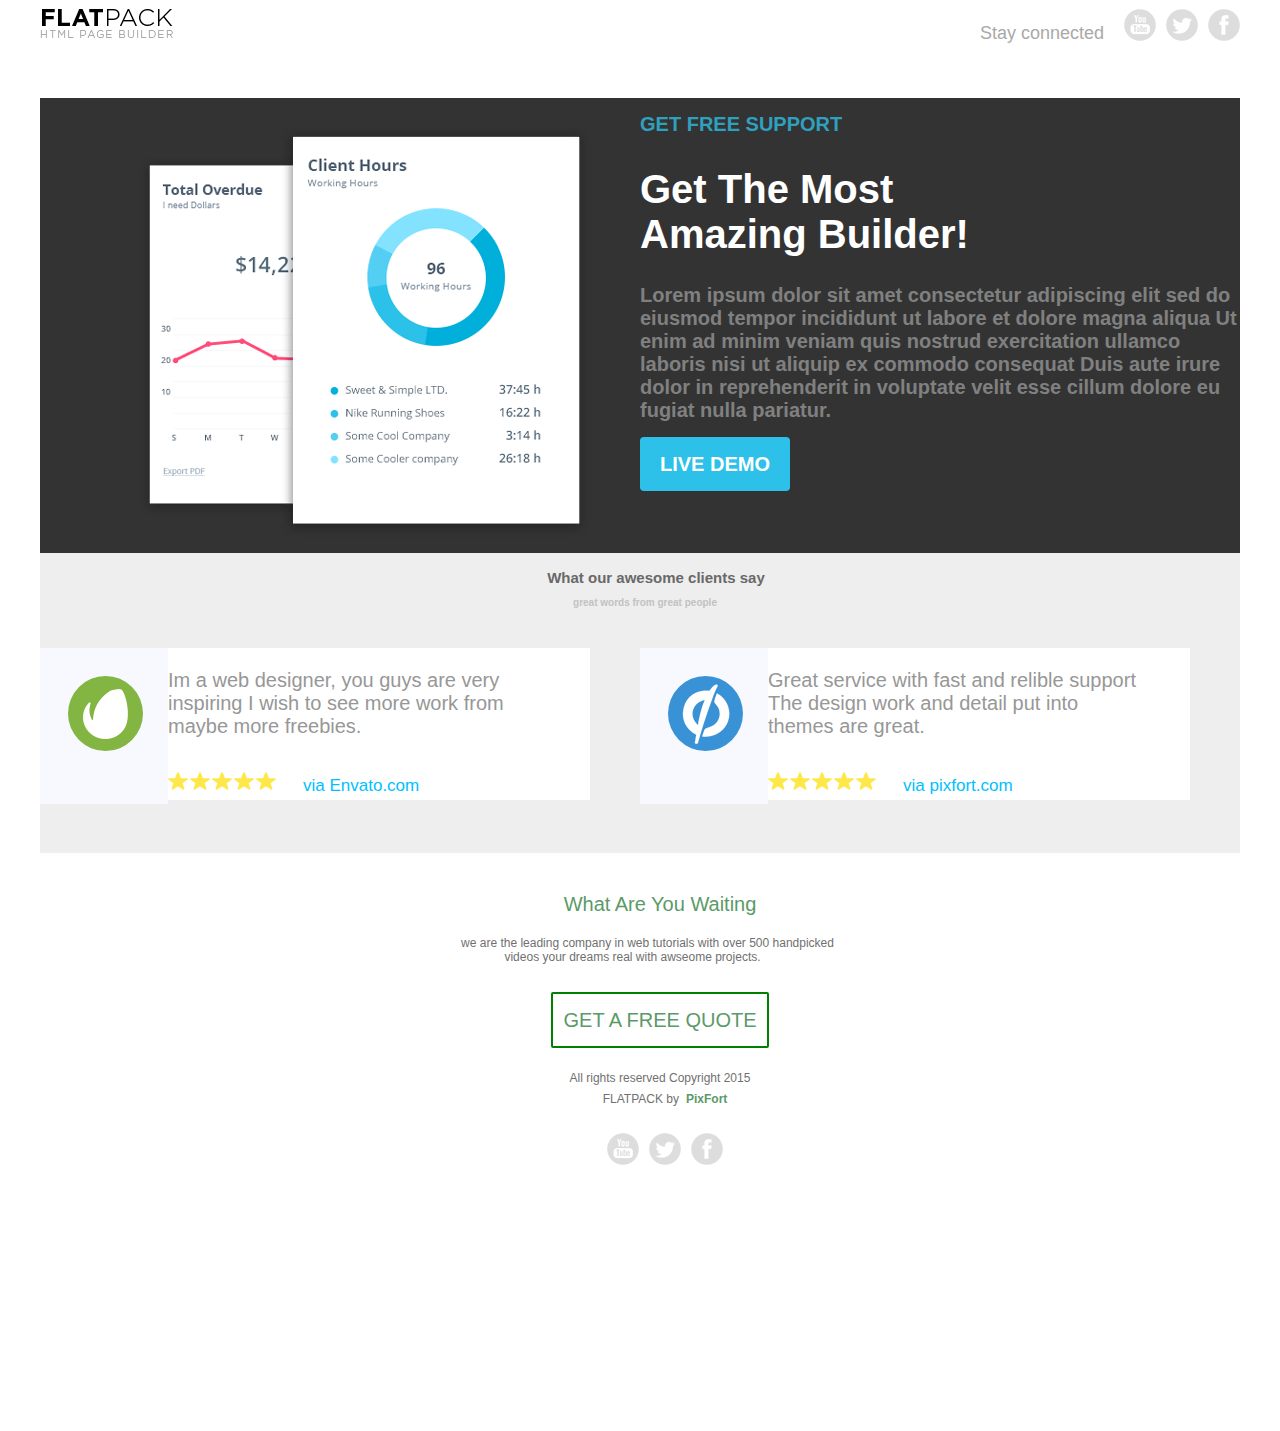
<file: Bai2/cauA/index.html>
<!DOCTYPE html>
<html lang="en">

<head>

    <meta charset="utf-8">
    <title></title>

    <link href="stylesheets/font-awesome.css" rel="stylesheet">

    <link rel="shortcut icon" href="images/favicon.ico">
    <link rel="apple-touch-icon" href="images/apple-touch-icon.png">
    <link rel="apple-touch-icon" sizes="72x72" href="images/apple-touch-icon-72x72.png">
    <link rel="apple-touch-icon" sizes="114x114" href="images/apple-touch-icon-114x114.png">
    <link rel="stylesheet" href="stylesheets/main.css">

</head>

<body>

    <div id="page" class="page">

        <div class="pixfort_normal_1" id="section_normal_1">
            <div class="header_style pix_builder_bg">
                <div class="container">
                    <div class="sixteen columns">
                        <div class="alpha">
                            <img src="images/1_normal/logo.png" alt="">
                        </div>
                        <div class="omega">
                            <a href="#" class="slow_fade social_button"><img src="images/social_icons/yt.png"
                                    alt=""></a>
                            <a href="#" class="slow_fade social_button"><img src="images/social_icons/twitter.png"
                                    alt=""></a>
                            <a href="#" class="slow_fade social_button"><img src="images/social_icons/facebook.png"
                                    alt=""></a>
                            <div class="htext_style">
                                <span class="editContent">
                                    <span class="pix_text">Stay connected</span>
                                </span>
                            </div>
                        </div>
                    </div>
                </div><!-- container -->
            </div>
        </div>
        <div class="big_padding dark pix_builder_bg" id="section_normal_4_2">
            <div class="container">
                <div class="sixteen columns">
                    <div class="alpha_pix_container">
                        <img src="images/main/software-img-4.png" class="img_style" alt="">
                    </div>
                    <div class="eight_columns_omega">
                        <span class="bold_text big_text blue_text editContent">GET FREE SUPPORT</span>
                        <h1 class="h1_a">Get The Most<br> Amazing Builder!</h1>
                        <h2 class="h2_a">Lorem ipsum dolor sit amet consectetur adipiscing elit sed do eiusmod tempor
                            incididunt ut labore et dolore magna aliqua Ut enim ad minim veniam quis nostrud
                            exercitation ullamco laboris nisi ut aliquip ex commodo consequat Duis aute irure dolor in
                            reprehenderit in voluptate velit esse cillum dolore eu fugiat nulla pariatur.</h2>
                        <!--                        <p class="big_title bold_text editContent">Get The Most Amazing Builder!</p>-->
                        <!--                        <p class="normal_text light_gray editContent">Lorem ipsum dolor sit amet consectetur adipiscing elit sed do eiusmod tempor incididunt ut labore et dolore magna aliqua Ut enim ad minim veniam quis nostrud exercitation ullamco laboris nisi ut aliquip ex commodo consequat Duis aute irure dolor in reprehenderit in voluptate velit esse cillum dolore eu fugiat nulla pariatur.</p>-->
                        <a href="#" class="pix_button btn_normal pix_button_flat blue_bg bold_text">
                            <i class="pi pixicon-eye"></i>
                            <span>LIVE DEMO</span>
                        </a>
                    </div>
                </div>
            </div>
        </div>
        <div class="pixfort_normal_1" id="section_normal_6">
            <div class="envato_unbounce pix_builder_bg">
                <div class="container">
                    <h3 class="L1_style">
                        <span class="editContent pix_text">What our awesome clients say</span>
                    </h3>
                    <h5 class="L2_style">
                        <span class="editContent pix_text">great words from great people</span>
                    </h5>
                    <div class="eight_alpha">
                        <div class="box_1 pix_builder_bg">
                            <div class="b_style">
                                <img src="images/testimonials/envato-logo.png" class="logo_style" alt="">
                            </div>
                            <div class="txt_style">
                                <p class="txt_editContent">Im a web designer, you guys are very inspiring I wish to see
                                    more work from maybe more freebies.</p>
                                <span class="stars_span">
                                    <img src="images/1_normal/stars.original.png" alt="">
                                    <span class="env_st editContent ">
                                        <span class="pix_text">via Envato.com</span>
                                    </span>
                                </span>
                            </div>
                        </div>
                    </div>
                    <div class="eight_omega">
                        <div class="box_2 pix_builder_bg">
                            <div class="b_style">
                                <img src="images/testimonials/unboune-logo.png" class="logo_style" alt="">
                            </div>
                            <div class="txt_style">
                                <p class="txt_editContent">Great service with fast and relible support The design work
                                    and detail put into themes are great.</p>
                                <span class="stars_span">
                                    <img src="images/1_normal/stars.original.png" alt="">
                                    <span class="env_st editContent ">
                                        <span class="pix_text">via pixfort.com</span>
                                    </span>
                                </span>
                            </div>
                        </div>
                    </div>
                </div>
            </div>
        </div>
        <div class="pixfort_agency_14" id="section_agency_5">
            <div class="foot_st pix_builder_bg">
                <div class="container ">
                    <div class="sixteen columns center_text">
                        <div class="f1_style"><span class="editContent"><span class="pix_text">What Are You
                                    Waiting</span></span></div>
                        <div class="f2_style"><span class="editContent"><span class="pix_text">we are the leading
                                    company in web tutorials with over 500 handpicked <br>
                                    videos your dreams real with awseome projects.</span></span></div>
                        <div class="second_link">
                            <!--							<span class="get_2_btn "><a class="slow_fade" href="#">GET A FREE QUOTE</a></span>-->
                            <a href="#" class="slow_fade"><i class="get_2_btn"></i><span>GET A FREE QUOTE</span></a>
                        </div>
                        <div class="rights_st"><span class="editContent"><span class="pix_text">All rights reserved
                                    Copyright 2015</span></span></div>
                        <!--						<span class="editContent">-->
                        <!--							<span class="pix_text">-->
                        <!--								<span class="rights_st">FLATPACK by&nbsp;</span>   <span class="pixfort_st">PixFort</span>-->
                        <!--							</span>-->
                        <!--						</span>-->
                        <div class="editContent" style="margin-top: -25px;">
                            <span class="rights_st">FLATPACK by</span>
                            <span class="rights_ss">PixFort</span>
                        </div>

                        <div class="clearfix"></div>
                        <div class="center_btn center_text pix_inline_block">
                            <a href="#" class="slow_fade social_button "><img src="images/social_icons/yt.png"></a>
                            <a href="#" class="slow_fade social_button"><img src="images/social_icons/twitter.png"></a>
                            <a href="#" class="slow_fade social_button"><img src="images/social_icons/facebook.png"></a>
                        </div>
                    </div>
                </div>
            </div>
        </div>
    </div>


</body>

</html>
</file>
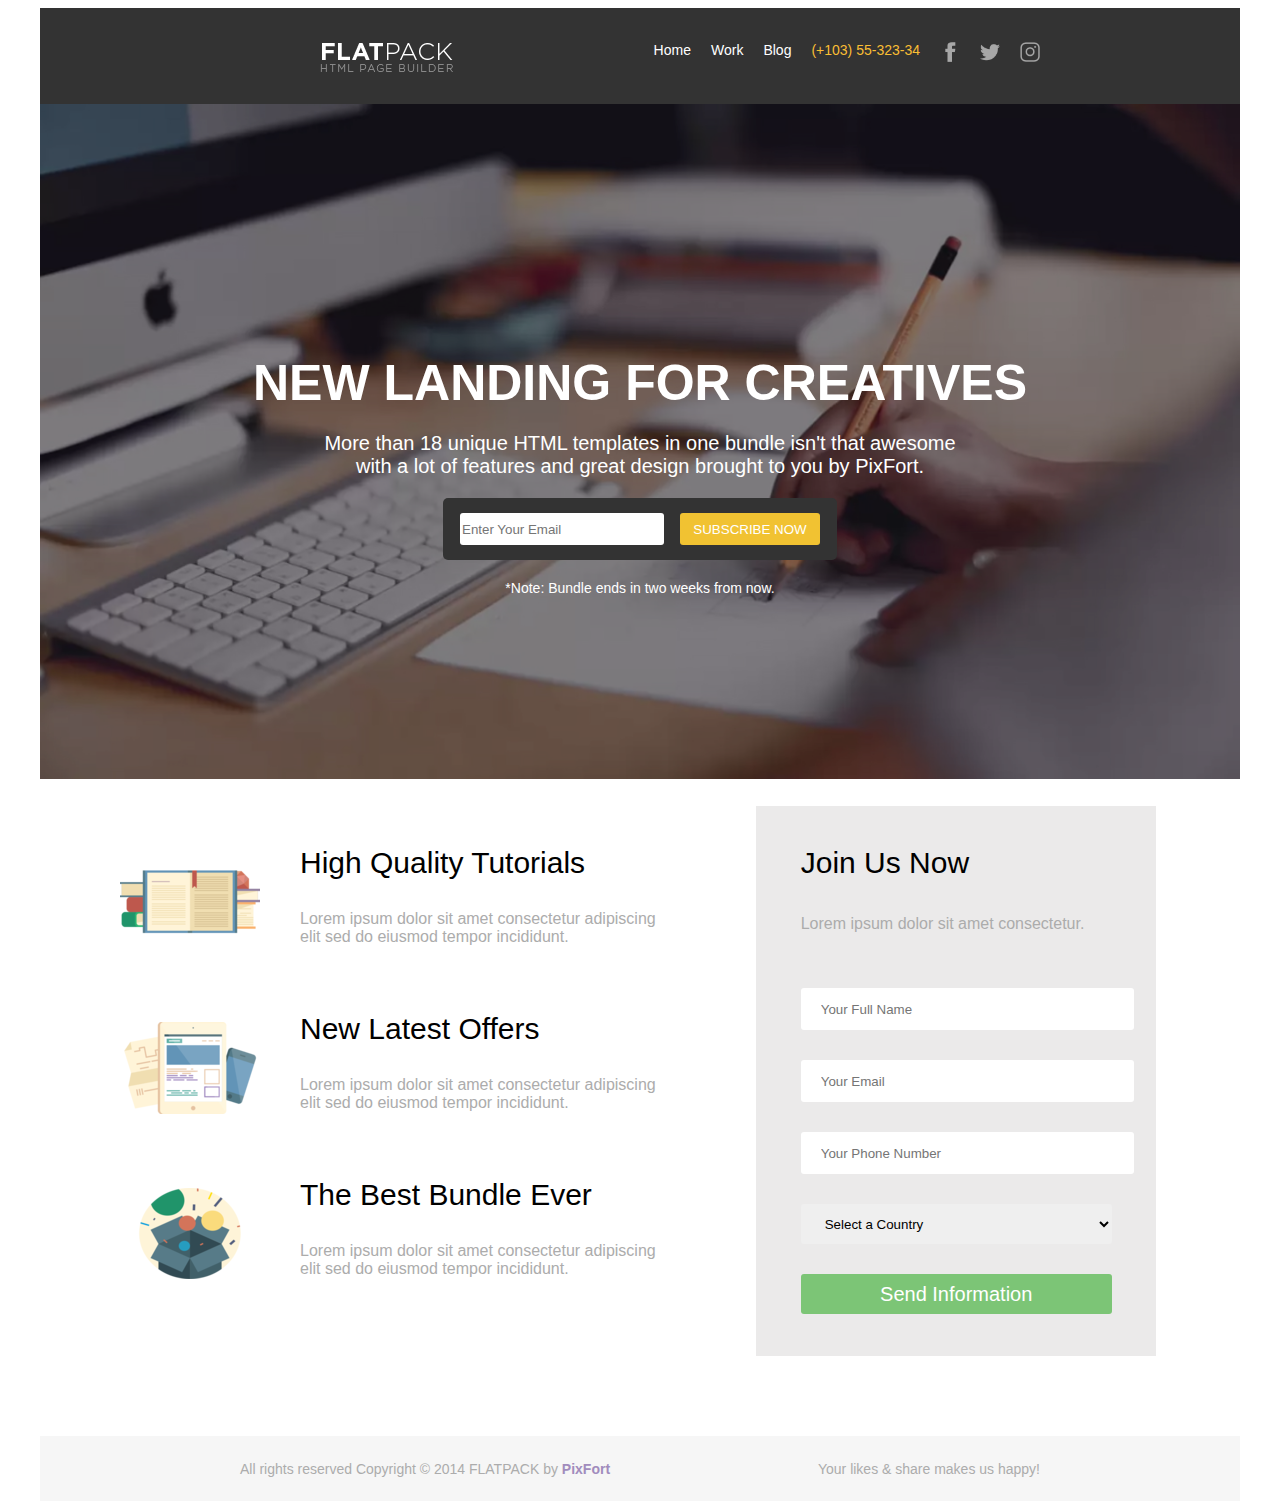
<file: Bai2/cauC/index.html>
<!DOCTYPE html>
<html lang="en">
<head>
    <meta charset="utf-8">
    <title></title>
    <link href="stylesheets/font-awesome.css" rel="stylesheet">
    <link rel="shortcut icon" href="images/favicon.ico">
    <link rel="apple-touch-icon" href="images/apple-touch-icon.png">
    <link rel="apple-touch-icon" sizes="72x72" href="images/apple-touch-icon-72x72.png">
    <link rel="apple-touch-icon" sizes="114x114" href="images/apple-touch-icon-114x114.png">
    <link rel="stylesheet" href="stylesheets/style.css">

</head>
<body>

<div id="page" class="page">
    <div class="pixfort_normal_1" id="section_header_2_dark">
        <div class=" header_nav_1 dark pix_builder_bg">
            <div class="container">
                <div class="sixteen columns firas2">
                    <nav role="navigation" class="navbar navbar-white navbar-embossed navbar-lg pix_nav_1">
                        <div class="containerss">
                            <div class="navbar-header">
                                <button data-target="#navbar-collapse-02" data-toggle="collapse"
                                        class="navbar-toggle pix_text" type="button">
                                    <span class="sr-only ">Toggle navigation</span>
                                </button>
                                <img src="images/main/logo-dark.png" class="pix_nav_logo" alt="">
                            </div>
                            <div id="navbar-collapse-02" class="collapse navbar-collapse">
                                <ul class="nav navbar-nav navbar-right">
                                    <li class="active propClone"><a href="#">Home</a></li>
                                    <li class="propClone"><a href="#">Work</a></li>
                                    <li class="propClone"><a href="#">Blog</a></li>
                                    <li class="propClone"><span class="text_span editContent">(+103) 55-323-34</span>
                                    </li>
                                    <li class="propClone icon-item"><a class="pi pixicon-facebook2"
                                                                       href="#fakelink"><img
                                            src="stylesheets/img/social_icons/FB_icon-icons.com_65534.png" alt=""></a>
                                    </li>
                                    <li class="propClone icon-item"><a class="pi pixicon-twitter2" href="#fakelink"><img
                                            src="stylesheets/img/social_icons/TWITTER_icon-icons.com_65536.png" alt=""></a>
                                    </li>
                                    <li class="propClone icon-item"><a class="pi pixicon-instagram"
                                                                       href="#fakelink"><img
                                            src="stylesheets/img/social_icons/INSTAGRAM_icon-icons.com_65535.png"
                                            alt=""></a></li>
                                </ul>
                            </div><!-- /.navbar-collapse -->
                        </div><!-- /.container -->
                    </nav>
                </div>
            </div><!-- container -->
        </div>
    </div>
    <div class="pixfort_normal_1 creative_video_header" id="section_pix_4">
        <div class="has-video creative_header">
            <div class="mask"></div>
            <div class="pix_video_div section_video">
                <video width="1200px" autoplay="" poster="images/video/video_bg.jpg" class="bgvid" loop="">
                    <source src="images/video/video_bg.webm" type="video/webm">
                    <source src="images/video/video_bg.mp4" type="video/mp4">
                    <source src="images/video/video_bg.ogv" type="video/ogv">
                </video>
            </div>
            <div class="section_wrapper clearfix">
                <div class="container">
                    <div class="sixteen columns context_style">
                        <div class="title_style">
                                <span class="editContent">
                                    <span style="font-size: 50px" class="pix_text">NEW LANDING FOR CREATIVES</span>
                                </span>
                        </div>
                        <div class="subtitle_style">
                                <span class="creative_h_text">
                                    <span class="editContent"><span class="pix_text">More than 18 unique HTML templates in one bundle isn't that awesome <br> with a lot of features and great design brought to you by PixFort.</span></span>
                                </span>
                        </div>
                        <div class="email_subscribe pix_builder_bg">
                            <form id="contactForm" pix-confirm="hidden_pix_1">
                                <input type="email" name="email" id="email" placeholder="Enter Your Email"
                                       class="pix_text">
                                <button class="subscribe_btn pix_text" id="subscribe_btn_1">SUBSCRIBE NOW</button>
                                <div id="res"></div>
                            </form>
                        </div>
                        <div class="note_st">
                            <span class="creative_note"><span class="editContent"><span class="pix_text">*Note: Bundle ends in two weeks from now.</span></span></span>
                        </div>
                    </div>
                </div><!-- container -->
            </div>
        </div>
    </div>
    <div style="display: none" id="hidden_pix_1" class="confirm_page confirm_page_1 pix_builder_bg">
        <div class="pixfort_normal_1">
            <div class="confirm_logo">
                <span class="conf_img">
                    <img src="images/video/confirm1.png" alt="">
                </span>
            </div>
            <div class="confirm_header">
                <span class="editContent">
                    <span class="pix_text">THANK YOU FOR SUBSCRIPTION</span>
                </span>
            </div>
            <div class="confirm_text">
                <span class="editContent">
                    <span class="pix_text">Our service is astonishingly thin and light.</span>
                </span>
            </div>
            <div class="confirm_social">
                <div class="confirm_social_box pix_builder_bg">
                    <a href="https://twitter.com/share" class="twitter-share-button" data-via="pixfort"
                       data-count="none">Tweet</a>
                    <span class="confirm_gp">
                            <span class="g-plusone " data-size="medium" data-annotation="none"></span>
                        </span>
                    <div class="fb-like"
                         data-href="http://themeforest.net/item/flatpack-landing-pages-pack-with-page-builder/10591107"
                         data-layout="button" data-action="like" data-show-faces="false" data-share="false"></div>
                </div>
            </div>
        </div>
    </div>
    <div class="section_pointer" pix-name="video"></div>
    <div class="pixfort_university_6" id="section_university_5">
        <div class="join_us_section pix_builder_bg">
            <div class="container">
                <div class="sixteen columns">
                    <div class="ten columns  alpha">
                        <div class="zone_left">
                            <div class="psingle_item">
                                <div class="icon_st"><img src="images/6_university/icon_1.png" alt=""></div>
                                <div class="text_st">
                                    <p class="title_st editContent">High Quality Tutorials</p>
                                    <p class="subject_st editContent">Lorem ipsum dolor sit amet consectetur adipiscing
                                        <br>
                                        elit sed do eiusmod tempor incididunt.</p>
                                </div>
                            </div>
                            <div class="psingle_item">
                                <div class="icon_st"><img src="images/6_university/icon_2.png" alt=""></div>
                                <div class="text_st">
                                    <p class="title_st editContent">New Latest Offers</p>
                                    <p class="subject_st editContent">Lorem ipsum dolor sit amet consectetur adipiscing
                                        <br>
                                        elit sed do eiusmod tempor incididunt.</p>
                                </div>
                            </div>
                            <div class="psingle_item">
                                <div class="icon_st"><img src="images/6_university/icon_3.png" alt=""></div>
                                <div class="text_st">
                                    <p class="title_st editContent">The Best Bundle Ever</p>
                                    <p class="subject_st editContent">Lorem ipsum dolor sit amet consectetur adipiscing
                                        <br>
                                        elit sed do eiusmod tempor incididunt.</p>
                                </div>
                            </div>
                        </div>
                    </div>
                    <div class="six columns omega" id="join">
                        <div class="substyle pix_builder_bg">
                            <div class="title-style" id="title-style"><span class="editContent"><span class="pix_text" id="join_text">Join Us Now</span></span>
                            </div>
                            <div class="text-style">
                                <span class="editContent"><span
                                        class="pix_text">Lorem ipsum dolor sit amet consectetur.</span></span>
                            </div>
                            <form id="contact_form" pix-confirm="hidden_pix_6">
                                <input type="text" name="name" id="name" placeholder="Your Full Name" class="pix_text">
                                <input type="email" name="email" id="email1" placeholder="Your Email" class="pix_text">
                                <input type="text" name="number" id="number" placeholder="Your Phone Number"
                                       class="pix_text">
                                <div class="select_st">
                                    <select id="countries" name="countries" class="pix_text">
                                        <option value="">Select a Country</option>
                                        <option value="Afghanistan">Afghanistan</option>
                                        <option value="Aland Islands">Aland Islands</option>
                                        <option value="Albania">Albania</option>
                                        <option value="Algeria">Algeria</option>
                                        <option value="American Samoa">American Samoa</option>
                                        <option value="Andorra">Andorra</option>
                                        <option value="Angola">Angola</option>
                                        <option value="Anguilla">Anguilla</option>
                                        <option value="Antarctica">Antarctica</option>
                                        <option value="Antigua and Barbuda">Antigua and Barbuda</option>
                                        <option value="Argentina">Argentina</option>
                                        <option value="Armenia">Armenia</option>
                                        <option value="Aruba">Aruba</option>
                                        <option value="Australia">Australia</option>
                                        <option value="Austria">Austria</option>
                                        <option value="Azerbaijan">Azerbaijan</option>
                                        <option value="Bahamas">Bahamas</option>
                                        <option value="Bahrain">Bahrain</option>
                                        <option value="Bangladesh">Bangladesh</option>
                                        <option value="Barbados">Barbados</option>
                                        <option value="Belarus">Belarus</option>
                                        <option value="Belgium">Belgium</option>
                                        <option value="Belize">Belize</option>
                                        <option value="Benin">Benin</option>
                                        <option value="Bermuda">Bermuda</option>
                                        <option value="Bhutan">Bhutan</option>
                                        <option value="Bolivia">Bolivia</option>
                                        <option value="Bosnia and Herzegovina">Bosnia and Herzegovina</option>
                                        <option value="Botswana">Botswana</option>
                                        <option value="Bouvet Island">Bouvet Island</option>
                                        <option value="Brazil">Brazil</option>
                                        <option value="British Indian Ocean Territory">British Indian Ocean Territory
                                        </option>
                                        <option value="Brunei Darussalam">Brunei Darussalam</option>
                                        <option value="Bulgaria">Bulgaria</option>
                                        <option value="Burkina Faso">Burkina Faso</option>
                                        <option value="Burundi">Burundi</option>
                                        <option value="Cambodia">Cambodia</option>
                                        <option value="Cameroon">Cameroon</option>
                                        <option value="Canada">Canada</option>
                                        <option value="Cape Verde">Cape Verde</option>
                                        <option value="Cayman Islands">Cayman Islands</option>
                                        <option value="Central African Republic">Central African Republic</option>
                                        <option value="Chad">Chad</option>
                                        <option value="Chile">Chile</option>
                                        <option value="China">China</option>
                                        <option value="Christmas Island">Christmas Island</option>
                                        <option value="Cocos (Keeling) Islands">Cocos (Keeling) Islands</option>
                                        <option value="Colombia">Colombia</option>
                                        <option value="Comoros">Comoros</option>
                                        <option value="Congo">Congo</option>
                                        <option value="Congo, The Democratic Republic of The">Congo, The Democratic
                                            Republic of The
                                        </option>
                                        <option value="Cook Islands">Cook Islands</option>
                                        <option value="Costa Rica">Costa Rica</option>
                                        <option value="Cote D'ivoire">Cote D'ivoire</option>
                                        <option value="Croatia">Croatia</option>
                                        <option value="Cuba">Cuba</option>
                                        <option value="Cyprus">Cyprus</option>
                                        <option value="Czech Republic">Czech Republic</option>
                                        <option value="Denmark">Denmark</option>
                                        <option value="Djibouti">Djibouti</option>
                                        <option value="Dominica">Dominica</option>
                                        <option value="Dominican Republic">Dominican Republic</option>
                                        <option value="Ecuador">Ecuador</option>
                                        <option value="Egypt">Egypt</option>
                                        <option value="El Salvador">El Salvador</option>
                                        <option value="Equatorial Guinea">Equatorial Guinea</option>
                                        <option value="Eritrea">Eritrea</option>
                                        <option value="Estonia">Estonia</option>
                                        <option value="Ethiopia">Ethiopia</option>
                                        <option value="Falkland Islands (Malvinas)">Falkland Islands (Malvinas)</option>
                                        <option value="Faroe Islands">Faroe Islands</option>
                                        <option value="Fiji">Fiji</option>
                                        <option value="Finland">Finland</option>
                                        <option value="France">France</option>
                                        <option value="French Guiana">French Guiana</option>
                                        <option value="French Polynesia">French Polynesia</option>
                                        <option value="French Southern Territories">French Southern Territories</option>
                                        <option value="Gabon">Gabon</option>
                                        <option value="Gambia">Gambia</option>
                                        <option value="Georgia">Georgia</option>
                                        <option value="Germany">Germany</option>
                                        <option value="Ghana">Ghana</option>
                                        <option value="Gibraltar">Gibraltar</option>
                                        <option value="Greece">Greece</option>
                                        <option value="Greenland">Greenland</option>
                                        <option value="Grenada">Grenada</option>
                                        <option value="Guadeloupe">Guadeloupe</option>
                                        <option value="Guam">Guam</option>
                                        <option value="Guatemala">Guatemala</option>
                                        <option value="Guernsey">Guernsey</option>
                                        <option value="Guinea">Guinea</option>
                                        <option value="Guinea-bissau">Guinea-bissau</option>
                                        <option value="Guyana">Guyana</option>
                                        <option value="Haiti">Haiti</option>
                                        <option value="Heard Island and Mcdonald Islands">Heard Island and Mcdonald
                                            Islands
                                        </option>
                                        <option value="Holy See (Vatican City State)">Holy See (Vatican City State)
                                        </option>
                                        <option value="Honduras">Honduras</option>
                                        <option value="Hong Kong">Hong Kong</option>
                                        <option value="Hungary">Hungary</option>
                                        <option value="Iceland">Iceland</option>
                                        <option value="India">India</option>
                                        <option value="Indonesia">Indonesia</option>
                                        <option value="Iran, Islamic Republic of">Iran, Islamic Republic of</option>
                                        <option value="Iraq">Iraq</option>
                                        <option value="Ireland">Ireland</option>
                                        <option value="Isle of Man">Isle of Man</option>
                                        <option value="Israel">Israel</option>
                                        <option value="Italy">Italy</option>
                                        <option value="Jamaica">Jamaica</option>
                                        <option value="Japan">Japan</option>
                                        <option value="Jersey">Jersey</option>
                                        <option value="Jordan">Jordan</option>
                                        <option value="Kazakhstan">Kazakhstan</option>
                                        <option value="Kenya">Kenya</option>
                                        <option value="Kiribati">Kiribati</option>
                                        <option value="Korea, Democratic People's Republic of">Korea, Democratic
                                            People's Republic of
                                        </option>
                                        <option value="Korea, Republic of">Korea, Republic of</option>
                                        <option value="Kuwait">Kuwait</option>
                                        <option value="Kyrgyzstan">Kyrgyzstan</option>
                                        <option value="Lao People's Democratic Republic">Lao People's Democratic
                                            Republic
                                        </option>
                                        <option value="Latvia">Latvia</option>
                                        <option value="Lebanon">Lebanon</option>
                                        <option value="Lesotho">Lesotho</option>
                                        <option value="Liberia">Liberia</option>
                                        <option value="Libyan Arab Jamahiriya">Libyan Arab Jamahiriya</option>
                                        <option value="Liechtenstein">Liechtenstein</option>
                                        <option value="Lithuania">Lithuania</option>
                                        <option value="Luxembourg">Luxembourg</option>
                                        <option value="Macao">Macao</option>
                                        <option value="Macedonia, The Former Yugoslav Republic of">Macedonia, The Former
                                            Yugoslav Republic of
                                        </option>
                                        <option value="Madagascar">Madagascar</option>
                                        <option value="Malawi">Malawi</option>
                                        <option value="Malaysia">Malaysia</option>
                                        <option value="Maldives">Maldives</option>
                                        <option value="Mali">Mali</option>
                                        <option value="Malta">Malta</option>
                                        <option value="Marshall Islands">Marshall Islands</option>
                                        <option value="Martinique">Martinique</option>
                                        <option value="Mauritania">Mauritania</option>
                                        <option value="Mauritius">Mauritius</option>
                                        <option value="Mayotte">Mayotte</option>
                                        <option value="Mexico">Mexico</option>
                                        <option value="Micronesia, Federated States of">Micronesia, Federated States
                                            of
                                        </option>
                                        <option value="Moldova, Republic of">Moldova, Republic of</option>
                                        <option value="Monaco">Monaco</option>
                                        <option value="Mongolia">Mongolia</option>
                                        <option value="Montenegro">Montenegro</option>
                                        <option value="Montserrat">Montserrat</option>
                                        <option value="Morocco">Morocco</option>
                                        <option value="Mozambique">Mozambique</option>
                                        <option value="Myanmar">Myanmar</option>
                                        <option value="Namibia">Namibia</option>
                                        <option value="Nauru">Nauru</option>
                                        <option value="Nepal">Nepal</option>
                                        <option value="Netherlands">Netherlands</option>
                                        <option value="Netherlands Antilles">Netherlands Antilles</option>
                                        <option value="New Caledonia">New Caledonia</option>
                                        <option value="New Zealand">New Zealand</option>
                                        <option value="Nicaragua">Nicaragua</option>
                                        <option value="Niger">Niger</option>
                                        <option value="Nigeria">Nigeria</option>
                                        <option value="Niue">Niue</option>
                                        <option value="Norfolk Island">Norfolk Island</option>
                                        <option value="Northern Mariana Islands">Northern Mariana Islands</option>
                                        <option value="Norway">Norway</option>
                                        <option value="Oman">Oman</option>
                                        <option value="Pakistan">Pakistan</option>
                                        <option value="Palau">Palau</option>
                                        <option value="Palestinian Territory, Occupied">Palestinian Territory,
                                            Occupied
                                        </option>
                                        <option value="Panama">Panama</option>
                                        <option value="Papua New Guinea">Papua New Guinea</option>
                                        <option value="Paraguay">Paraguay</option>
                                        <option value="Peru">Peru</option>
                                        <option value="Philippines">Philippines</option>
                                        <option value="Pitcairn">Pitcairn</option>
                                        <option value="Poland">Poland</option>
                                        <option value="Portugal">Portugal</option>
                                        <option value="Puerto Rico">Puerto Rico</option>
                                        <option value="Qatar">Qatar</option>
                                        <option value="Reunion">Reunion</option>
                                        <option value="Romania">Romania</option>
                                        <option value="Russian Federation">Russian Federation</option>
                                        <option value="Rwanda">Rwanda</option>
                                        <option value="Saint Helena">Saint Helena</option>
                                        <option value="Saint Kitts and Nevis">Saint Kitts and Nevis</option>
                                        <option value="Saint Lucia">Saint Lucia</option>
                                        <option value="Saint Pierre and Miquelon">Saint Pierre and Miquelon</option>
                                        <option value="Saint Vincent and The Grenadines">Saint Vincent and The
                                            Grenadines
                                        </option>
                                        <option value="Samoa">Samoa</option>
                                        <option value="San Marino">San Marino</option>
                                        <option value="Sao Tome and Principe">Sao Tome and Principe</option>
                                        <option value="Saudi Arabia">Saudi Arabia</option>
                                        <option value="Senegal">Senegal</option>
                                        <option value="Serbia">Serbia</option>
                                        <option value="Seychelles">Seychelles</option>
                                        <option value="Sierra Leone">Sierra Leone</option>
                                        <option value="Singapore">Singapore</option>
                                        <option value="Slovakia">Slovakia</option>
                                        <option value="Slovenia">Slovenia</option>
                                        <option value="Solomon Islands">Solomon Islands</option>
                                        <option value="Somalia">Somalia</option>
                                        <option value="South Africa">South Africa</option>
                                        <option value="South Georgia and The South Sandwich Islands">South Georgia and
                                            The South Sandwich Islands
                                        </option>
                                        <option value="Spain">Spain</option>
                                        <option value="Sri Lanka">Sri Lanka</option>
                                        <option value="Sudan">Sudan</option>
                                        <option value="Suriname">Suriname</option>
                                        <option value="Svalbard and Jan Mayen">Svalbard and Jan Mayen</option>
                                        <option value="Swaziland">Swaziland</option>
                                        <option value="Sweden">Sweden</option>
                                        <option value="Switzerland">Switzerland</option>
                                        <option value="Syrian Arab Republic">Syrian Arab Republic</option>
                                        <option value="Taiwan, Province of China">Taiwan, Province of China</option>
                                        <option value="Tajikistan">Tajikistan</option>
                                        <option value="Tanzania, United Republic of">Tanzania, United Republic of
                                        </option>
                                        <option value="Thailand">Thailand</option>
                                        <option value="Timor-leste">Timor-leste</option>
                                        <option value="Togo">Togo</option>
                                        <option value="Tokelau">Tokelau</option>
                                        <option value="Tonga">Tonga</option>
                                        <option value="Trinidad and Tobago">Trinidad and Tobago</option>
                                        <option value="Tunisia">Tunisia</option>
                                        <option value="Turkey">Turkey</option>
                                        <option value="Turkmenistan">Turkmenistan</option>
                                        <option value="Turks and Caicos Islands">Turks and Caicos Islands</option>
                                        <option value="Tuvalu">Tuvalu</option>
                                        <option value="Uganda">Uganda</option>
                                        <option value="Ukraine">Ukraine</option>
                                        <option value="United Arab Emirates">United Arab Emirates</option>
                                        <option value="United Kingdom">United Kingdom</option>
                                        <option value="United States">United States</option>
                                        <option value="United States Minor Outlying Islands">United States Minor
                                            Outlying Islands
                                        </option>
                                        <option value="Uruguay">Uruguay</option>
                                        <option value="Uzbekistan">Uzbekistan</option>
                                        <option value="Vanuatu">Vanuatu</option>
                                        <option value="Venezuela">Venezuela</option>
                                        <option value="Viet Nam">Viet Nam</option>
                                        <option value="Virgin Islands, British">Virgin Islands, British</option>
                                        <option value="Virgin Islands, U.S.">Virgin Islands, U.S.</option>
                                        <option value="Wallis and Futuna">Wallis and Futuna</option>
                                        <option value="Western Sahara">Western Sahara</option>
                                        <option value="Yemen">Yemen</option>
                                        <option value="Zambia">Zambia</option>
                                        <option value="Zimbabwe">Zimbabwe</option>

                                    </select>
                                </div>
                                <span class="send_btn">
                             <button type="submit" class="submit_btn pix_text" id="submit_btn_6">
                                 <span class="editContent">Send Information</span>
                                </button>
                                     </span>
                            </form>
                            <div class="clearfix"></div>
                        </div>
                    </div>
                </div>
            </div><!-- container -->
        </div>
    </div>
    <div id="hidden_pix_6" class="confirm_page confirm_page_6 pix_builder_bg">
        <div class="pixfort_university_6">

            <div class="confirm_header"><span class="editContent"><span style=" display: none"
                                                                        class="pix_text">Thank You Very Much!</span></span>
            </div>
            <div class="confirm_text">
                <span class="editContent" style=" display: none"><span class="pix_text">Lorem ipsum dolor sit amet consectetur adipiscing elit sed do eiusmod tempor incididunt.</span></span>
            </div>
            <div class="center_text padding_bottom_60" style="display: none">
                <ul class="bottom-icons confirm_icons center_text big_title pix_inline_block">
                    <li><a class="pi pixicon-facebook6 white" href="#fakelink"></a></li>
                    <li><a class="pi pixicon-twitter6 white" href="#fakelink"></a></li>
                    <li><a class="pi pixicon-googleplus7 white" href="#fakelink"></a></li>
                </ul>
            </div>
        </div>
    </div>
    <div class="pixfort_ecourse_8" id="section_ecourse_7">

        <div class="foot_st pix_builder_bg">
            <div class="container">
                <div class="sixteen columns bg_foot">
                    <div class="seven columns alpha">
						<span class="editContent" id="contentRight"><span class="pix_text"><span class="rights_st"> All rights reserved Copyright © 2014 FLATPACK by
							<span class="pixfort_st">PixFort</span>
						</span></span></span>
                    </div>


                    <div class="nine columns omega ">
                        <div class="socbuttons">
                            <!--                            <div class="soc_icons pix_builder_bg"  style="display: none">-->
                            <!--                                <ul class="bottom-icons">-->
                            <!--                                    <li><a class="pi pixicon-facebook2 normal_gray" href="#fakelink"></a></li>-->
                            <!--                                    <li><a class="pi pixicon-twitter2 normal_gray" href="#fakelink"></a></li>-->
                            <!--                                    <li><a class="pi pixicon-instagram normal_gray" href="#fakelink"></a></li>-->
                            <!--                                </ul>-->
                            <!--                            </div>-->
                            <div class="likes_st"><span class="editContent" id="contentLeft"><span class="pix_text">Your likes &amp; share makes us happy!</span></span>
                            </div>
                        </div>
                    </div>
                </div>
            </div>
        </div>
    </div>
</div>

</body>
</html>
</file>
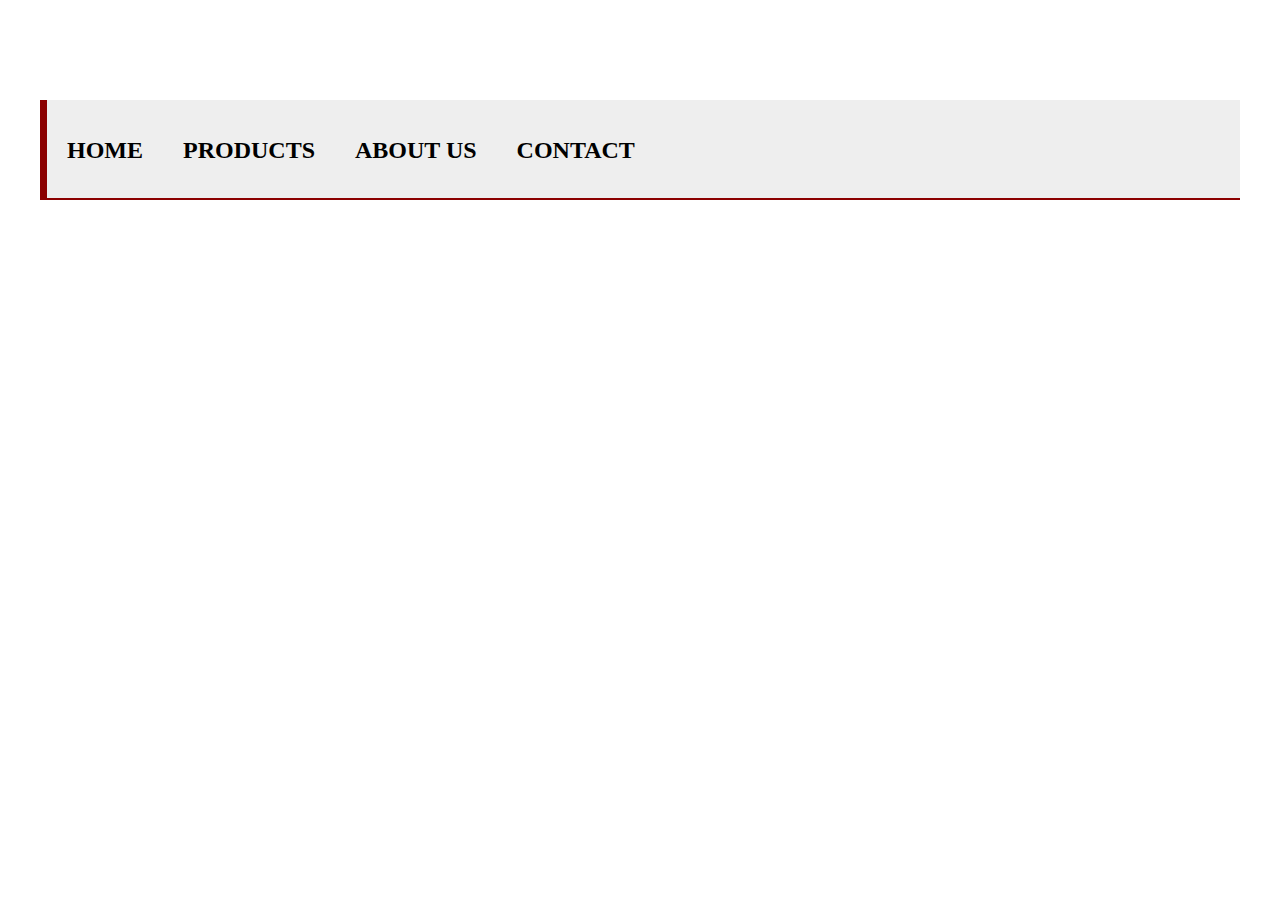
<file: Bai3+4/lab3/dropdown/index.html>
<!DOCTYPE html>
<html lang="en">
  <head>
    <meta charset="UTF-8" />
    <meta http-equiv="X-UA-Compatible" content="IE=edge" />
    <meta name="viewport" content="width=device-width, initial-scale=1.0">
    <link  rel="stylesheet" href="main.css">

    <title>Document</title>

  </head>
  <body>
    <div class="app">
      <ul class="list-nav">
        <li class="list-nav__item">Home</li>
        <li class="list-nav__item">
          Products

          <ol class="sublist-nav">
            <li class="sublist-nav__item">Tivi</li>
            <li class="sublist-nav__item">May tinh sach tay</li>
          </ol>
        </li>
        <li class="list-nav__item">About us</li>
        <li class="list-nav__item">Contact</li>
      </ul>
    </div>
  </body>
</html>
</file>
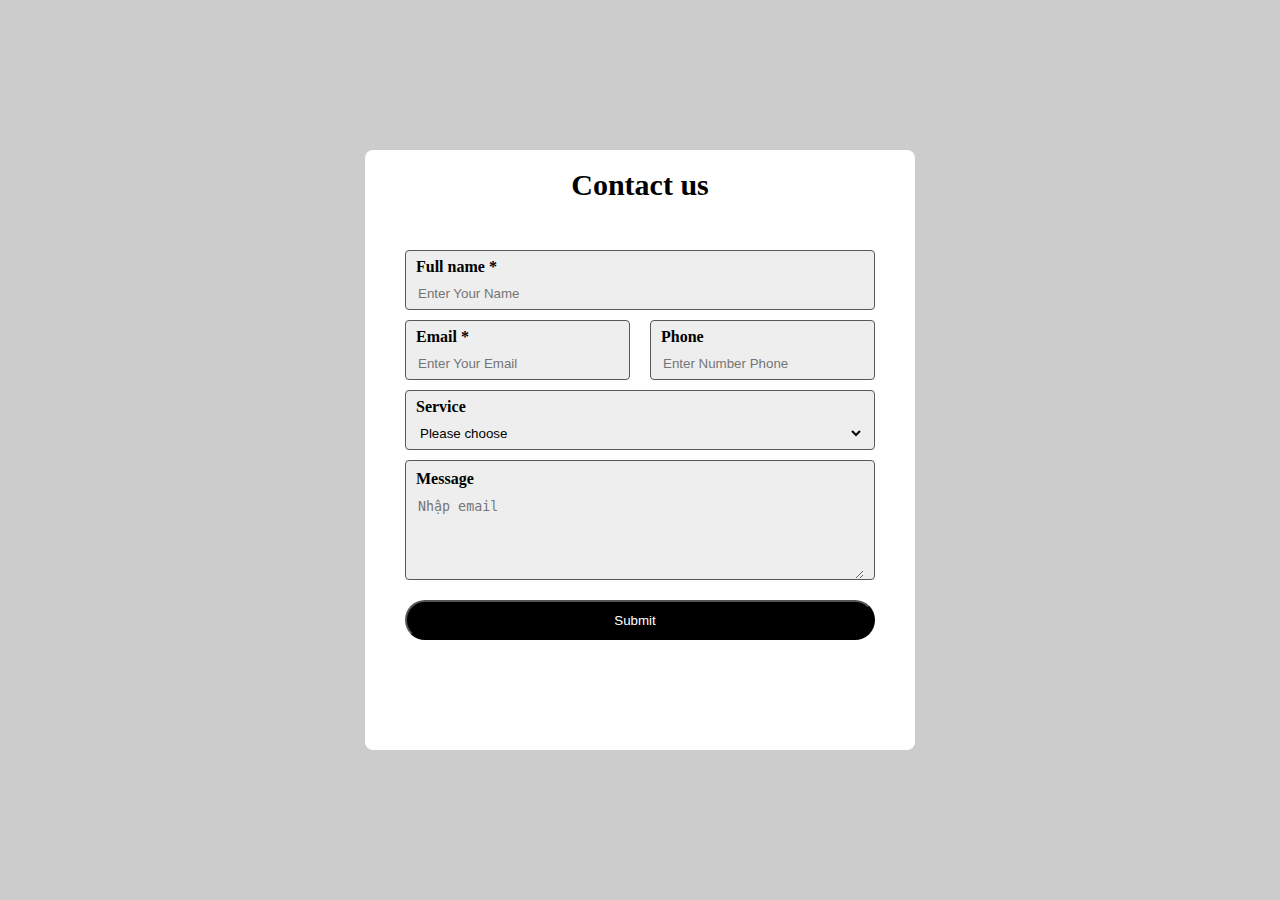
<file: Bai3+4/lab3/form1/index.html>
<!DOCTYPE html>
<html lang="en">
  <head>
    <meta charset="UTF-8" />
    <meta http-equiv="X-UA-Compatible" content="IE=edge" />
    <meta name="viewport" content="width=device-width, initial-scale=1.0" />
    <title>Document</title>
    <link
      rel="stylesheet"
      href="https://cdnjs.cloudflare.com/ajax/libs/font-awesome/6.2.0/css/all.min.css"
      integrity="sha512-xh6O/CkQoPOWDdYTDqeRdPCVd1SpvCA9XXcUnZS2FmJNp1coAFzvtCN9BmamE+4aHK8yyUHUSCcJHgXloTyT2A=="
      crossorigin="anonymous"
      referrerpolicy="no-referrer"
    />

    <link rel="stylesheet" href="../reset.css" />
    <link rel="stylesheet" href="./style.css" />
  </head>
  <body>
    <div class="app">
      <h1 class="heading">Contact us</h1>
      <div class="form">
        <div id="control1" class="form-wrap">
          <label for="fullname">Full name *</label>
          <input
            type="text"
            class="input fullname"
            id="fullname"
            required
            placeholder="Enter Your Name"
          />
        </div>
        <div id="control2" class="">
          <div class="control-email form-wrap">
            <label for="email">Email *</label>
            <input
              type="email"
              class="input email"
              required
              id="email"
              placeholder="Enter Your Email"
            />
          </div>
          <div class="control-password form-wrap">
            <label for="password">Phone</label>
            <input
              type="phone"
              class="input password"
              required
              id="phone"
              placeholder="Enter Number Phone"
            />
          </div>
        </div>

        <div id="control3" class="form-wrap">
          <label for="service">Service</label>
          <select name="service" id="service">
            <option value="none" selected disabled hidden>Please choose</option>

            <option value="food">Food</option>
            <option value="drink">Drink</option>
            <option value="sleep">Sleep</option>
          </select>
        </div>

        <div id="control4" class="form-wrap">
          <label for="message">Message</label>

          <textarea
            name="message"
            id="message"
            placeholder="Nhập email"
            cols="30"
            rows="10"
          ></textarea>
        </div>
        <button class="btn btn-primary">
          Submit
          <i class="fa-solid fa-arrow-right"></i>
        </button>
      </div>
    </div>
  </body>
</html>
</file>
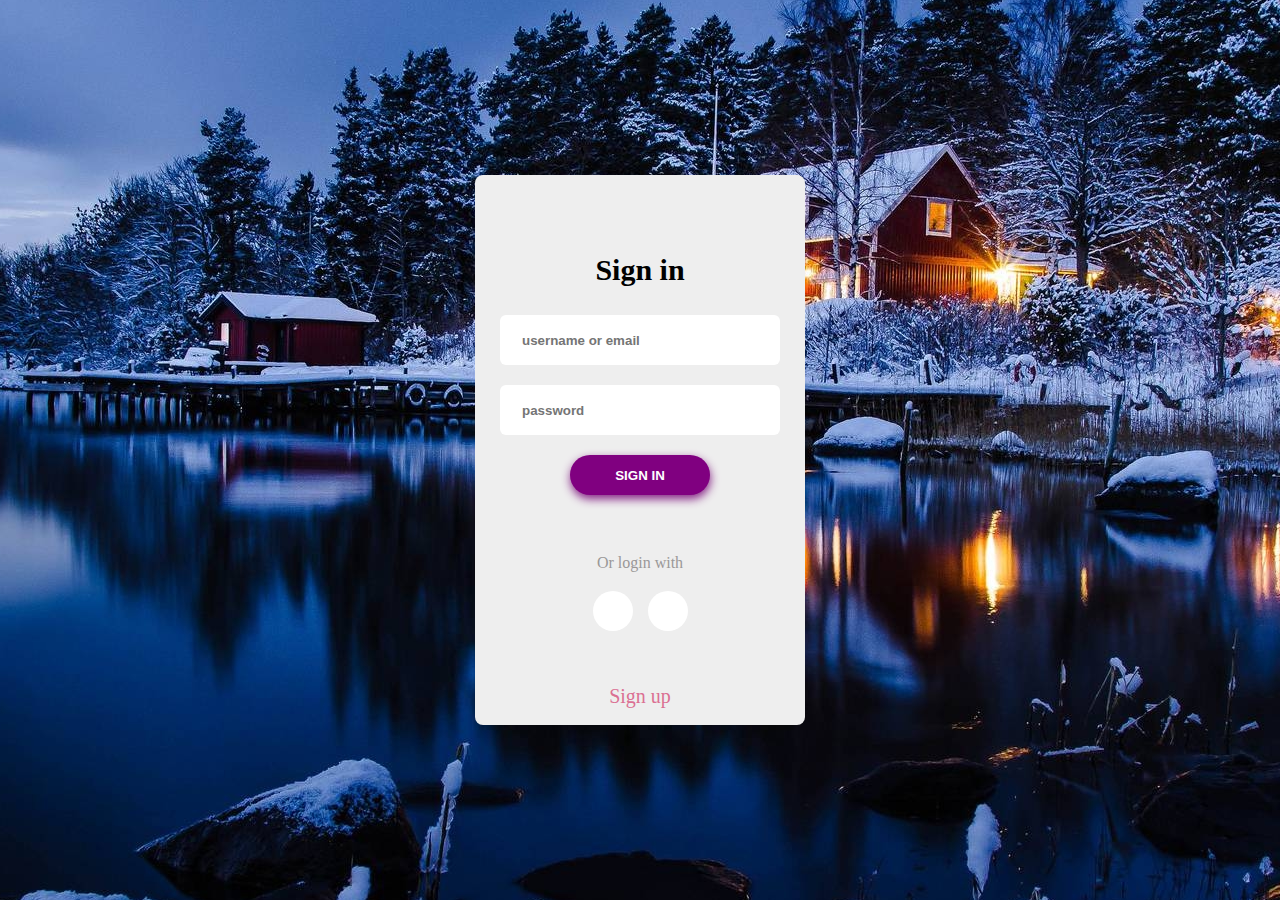
<file: Bai3+4/lab3/form2/index.html>
<!DOCTYPE html>
<html lang="en">
  <head>
    <meta charset="UTF-8" />
    <meta http-equiv="X-UA-Compatible" content="IE=edge" />
    <meta name="viewport" content="width=device-width, initial-scale=1.0" />
    <title>Document</title>
    <link
      rel="stylesheet"
      href="https://cdnjs.cloudflare.com/ajax/libs/font-awesome/6.2.0/css/all.min.css"
      integrity="sha512-xh6O/CkQoPOWDdYTDqeRdPCVd1SpvCA9XXcUnZS2FmJNp1coAFzvtCN9BmamE+4aHK8yyUHUSCcJHgXloTyT2A=="
      crossorigin="anonymous"
      referrerpolicy="no-referrer"
    />

    <link rel="stylesheet" href="../reset.css" />
    <link rel="stylesheet" href="./style.css" />
  </head>
  <body>
    <div class="app">
      <h1 class="heading">Sign in</h1>

      <div class="form">
        <div class="form-control">
          <input
            type="text"
            class="email input"
            placeholder="username or email"
            required
          />
        </div>

        <div class="form-control">
          <input
            type="password"
            class="password input"
            placeholder="password"
            required
          />
        </div>

        <button class="btn btn-primary">Sign in</button>
        <div class="service">
          <p>Or login with</p>

          <div class="wrap">
            <div class="facebook wrap-icon">
              <i class="fa-brands fa-facebook"></i>
            </div>
            <div class="google wrap-icon">
              <i class="fa-brands fa-google"></i>
            </div>
          </div>
        </div>
      </div>

      <p class="navigate">Sign up</p>
    </div>
  </body>
</html>
</file>
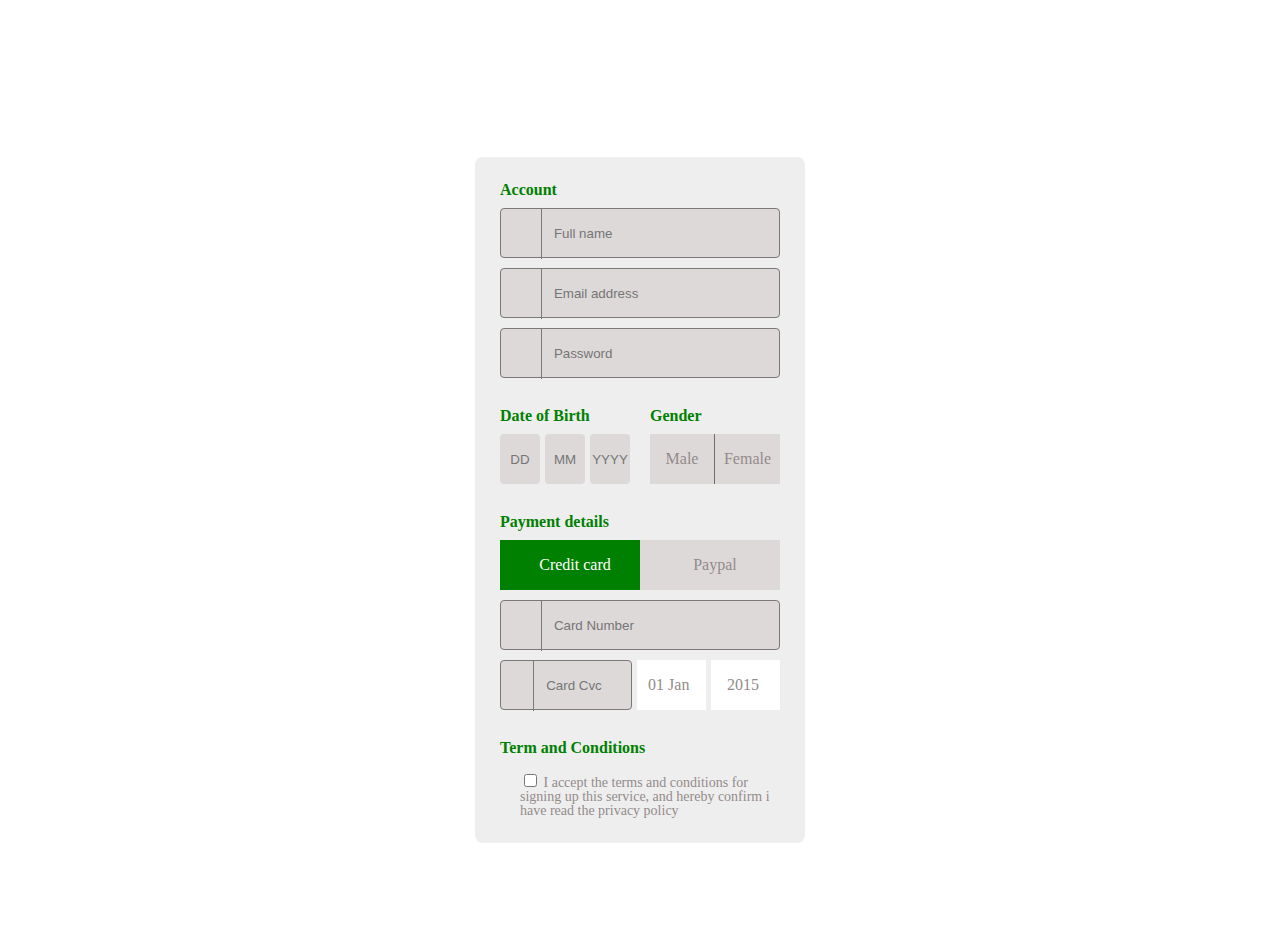
<file: Bai3+4/lab3/form3/index.html>
<!DOCTYPE html>
<html lang="en">

<head>
  <meta charset="UTF-8" />
  <meta http-equiv="X-UA-Compatible" content="IE=edge" />
  <meta name="viewport" content="width=device-width, initial-scale=1.0" />
  <title>Document</title>
  <link rel="stylesheet" href="https://cdnjs.cloudflare.com/ajax/libs/font-awesome/6.2.0/css/all.min.css"
    integrity="sha512-xh6O/CkQoPOWDdYTDqeRdPCVd1SpvCA9XXcUnZS2FmJNp1coAFzvtCN9BmamE+4aHK8yyUHUSCcJHgXloTyT2A=="
    crossorigin="anonymous" referrerpolicy="no-referrer" />

  <link rel="stylesheet" href="../reset.css" />
  <link rel="stylesheet" href="./style.css" />
</head>

<body>
  <div class="app">
    <div class="form">
      <div class="wrap column">
        <p class="account">Account</p>
        <div class="form-control">
          <span class="wrap-icon"> <i class="fa-regular fa-user"></i> </span>
          <input type="text" class="input fullname" required placeholder="Full name" />
        </div>
        <div class="form-control">
          <span class="wrap-icon"> <i class="fa-regular fa-envelope"></i></span>
          <input type="email" class="input email" required placeholder="Email address" />
        </div>
        <div class="form-control">
          <span class="wrap-icon"> <i class="fa-solid fa-key"></i> </span>
          <input type="password" class="input password" required placeholder="Password" />
        </div>
      </div>

      <div class="wrap mt-3 column">
      </div>

      <div class="wrap space">
        <div class="wrap column">
          <p class="account">Date of Birth</p>

          <div class="date">
            <input type="text" class="day input" placeholder="DD" />
            <input type="text" class="month input" placeholder="MM" />
            <input type="text" class="year input" placeholder="YYYY" />
          </div>
        </div>
        <div class="wrap column">
          <p class="account">Gender</p>
          <div class="gender">
            <label class="male" >
              
              <input type="radio" name="gender" id="male" />
              <label for="male" class="custom">
                Male
              </label>
            </label>
            <label class="female" > 
              <input type="radio" name="gender" id="female" />
              <label for="female" class="custom">
                Female
              </label>
              
            </label>
          </div>
        </div>
      </div>
    </div>

    <div class="wrap column mt-3">
      <p class="account">Payment details</p>
      <div class="payment-method">
        <label class="credit" for="credit">
          <input type="radio" name="payment" id="credit" value="credit" checked>
          <div >
            <i class="fa-brands fa-cc-visa"></i> Credit card
          </div>

        </label>
        <label for="paypal" class="paypal">
          <input type="radio" id="paypal" name="payment" value="paypal" >
          <div>
            <i class="fa-brands fa-cc-paypal"></i>
            Paypal
          </div>

        </label>
      </div>
      <div class="form-control">
        <span class="wrap-icon"> <i class="fa-regular fa-credit-card"></i>
          </i> </span>
        <input type="number" class="input card" required placeholder="Card Number" />
      </div>
      <div class="wrap gap">
        <div class="form-control">
          <span class="wrap-icon">
            <i class="fa-regular fa-user"></i>
          </span>
          <input type="number" class="input cvc" required placeholder="Card Cvc" />
        </div>
        <div class="wrap-date">
          01 Jan
          <i class="fa-solid fa-caret-down"></i>
        </div>
        <div class="wrap-date">
          2015
          <i class="fa-solid fa-caret-down"></i>
        </div>
      </div>
    </div>
    <p class="term">Term and Conditions</p>
    <p class="term-paragraph">
      <input type="checkbox" name="term" id="term">
      I accept the terms and conditions for signing up this service, and hereby confirm i have read the privacy policy
    </p>
  </div>
  </div>
</body>

</html>
</file>
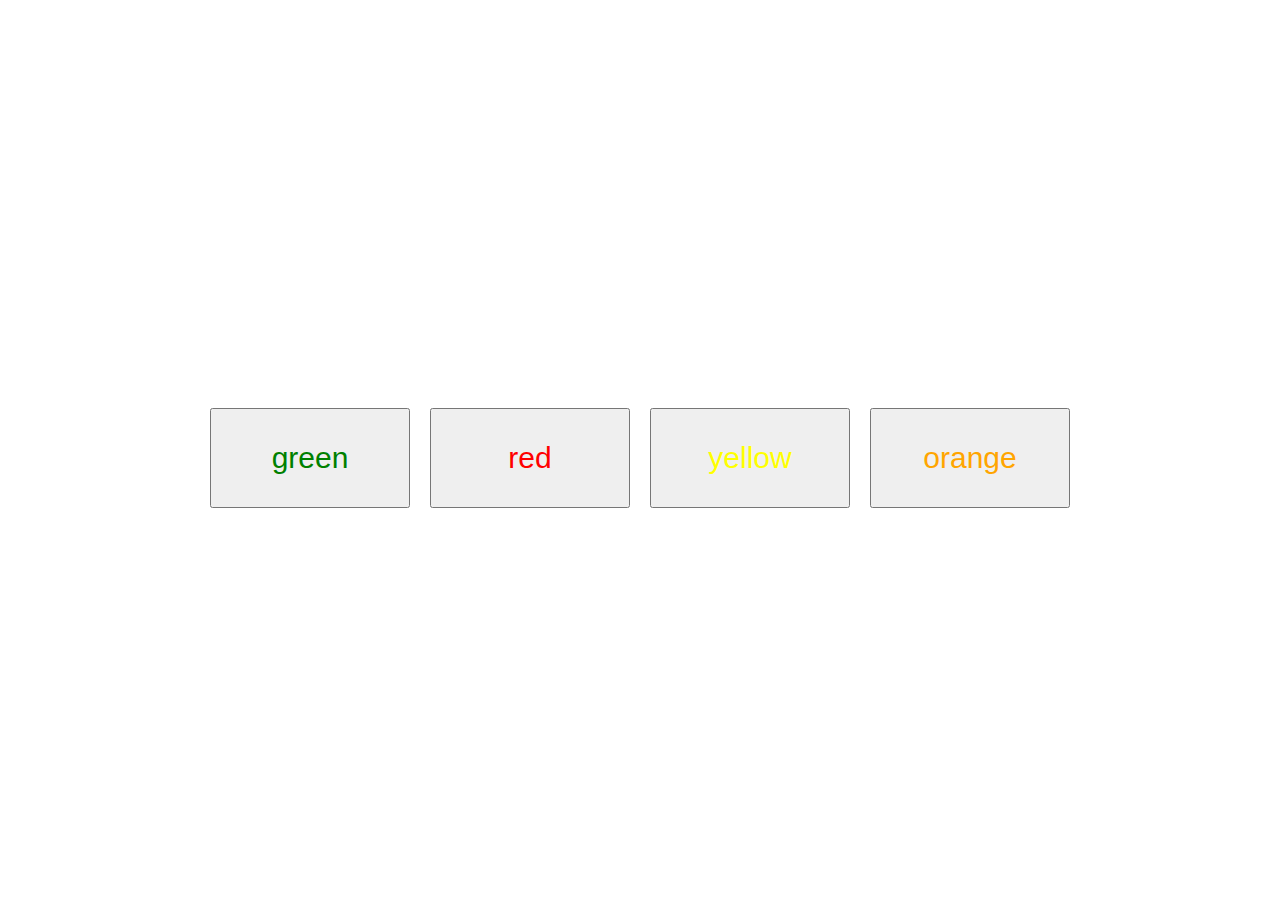
<file: Bai3+4/lab4/js1/index.html>
<!DOCTYPE html>
<html lang="en">
  <head>
    <meta charset="UTF-8" />
    <meta http-equiv="X-UA-Compatible" content="IE=edge" />
    <meta name="viewport" content="width=device-width, initial-scale=1.0" />
    <title>Document</title>
    <style>
      * {
        box-sizing: border-box;
      }

      body {
        height: 100vh;
        display: flex;
        align-items: center;
        justify-content: center;
      }

      .app {
        display: flex;
        align-items: center;
        justify-content: center;
        gap: 0 20px;
      }

      .btn {
        width: 200px;
        height: 100px;
        display: flex;
        align-items: center;
        justify-content: center;
        font-size: 30px;
        color: var(--color);
      }
    </style>
  </head>

  <body>
    <div class="app"></div>
  </body>
  <script>
    const app = document.querySelector(".app");
    const listColors = ["green", "red", "yellow", "orange"];
    listColors.forEach((color) => {
      const button = document.createElement("button");
      button.classList.add(`${color}`);
      button.onclick = () => {
        document.body.style.backgroundColor = color;
      };
      button.classList.add("btn");
      button.setAttribute("style", `--color:${color}`);
      button.innerText = color;
      app.appendChild(button);
    });
  </script>
</html>
</file>
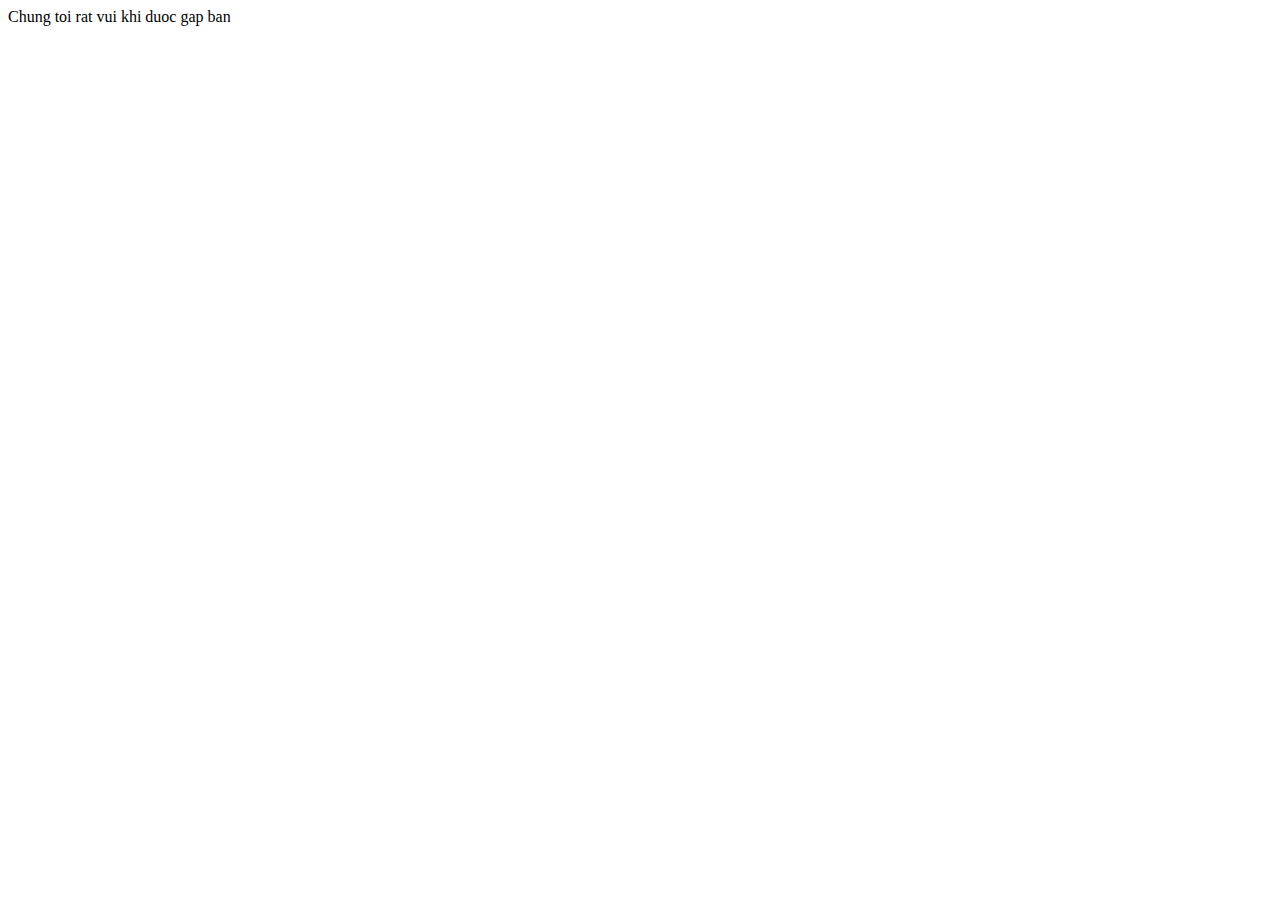
<file: Bai3+4/lab4/js3/index.html>
<!DOCTYPE html>
<html lang="en">
  <head>
    <meta charset="UTF-8" />
    <meta http-equiv="X-UA-Compatible" content="IE=edge" />
    <meta name="viewport" content="width=device-width, initial-scale=1.0" />
    <title>Document</title>
  </head>
  <body></body>

  <script>
    const listStr = [
      "Xin chao cac ban",
      "Moi nguoi dao nay the nao roi?",
      "Web page xin chao cac ban",
      "NLU han hanh chao don cac sinh vien",
      "Chung toi rat vui khi duoc gap ban",
    ];
    let index = Math.round(Math.random(listStr.length) * 10);

    while (index > listStr.length - 1) {
      index = Math.round(Math.random(listStr.length) * 10);
    }
    console.log(index);
    document.body.innerText = listStr[index];
  </script>
</html>
</file>
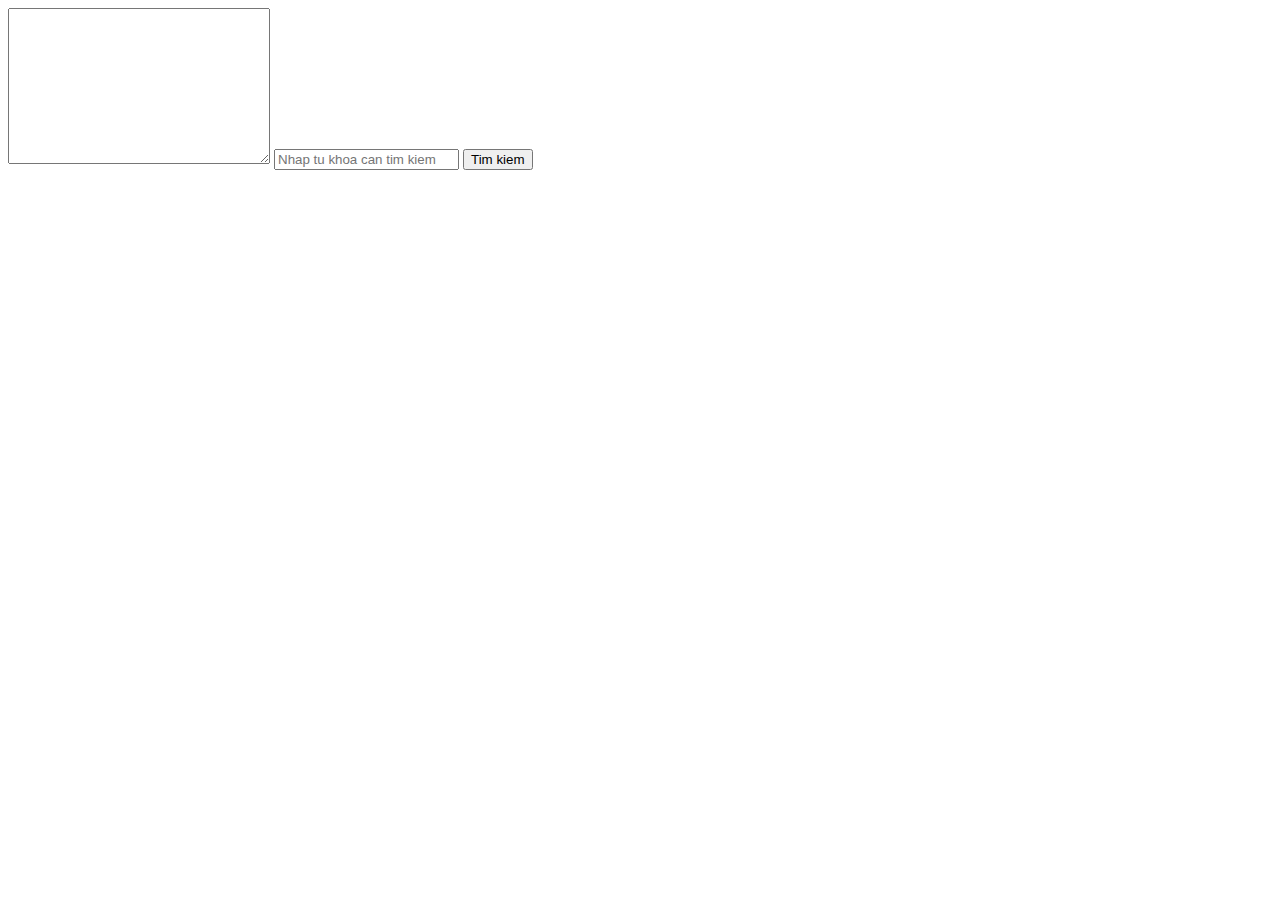
<file: Bai3+4/lab4/js4/index.html>
<!DOCTYPE html>
<html lang="en">
  <head>
    <meta charset="UTF-8" />
    <meta http-equiv="X-UA-Compatible" content="IE=edge" />
    <meta name="viewport" content="width=device-width, initial-scale=1.0" />
    <title>Document</title>
  </head>
  <body>
    <textarea name="text" id="text" cols="30" rows="10"></textarea>
    <input type="text" id="key" placeholder="Nhap tu khoa can tim kiem" />
    <button id="search">Tim kiem</button>
    <div id="result"></div>
  </body>

  <script>
    const button = document.getElementById("search");

    button.onclick = () => {
      const textarea = document.getElementById("text");
      const key = document.getElementById("key");
      const res = document.getElementById("result");

      const arrayText = textarea.value.split(" ");
      let count = 0;
      arrayText.forEach((text) => {
        if (text === key.value.trim()) count++;
      });
      res.innerText = `So lan xuat hien cua ${key.value} la: ${count}`;
    };
  </script>
</html>
</file>
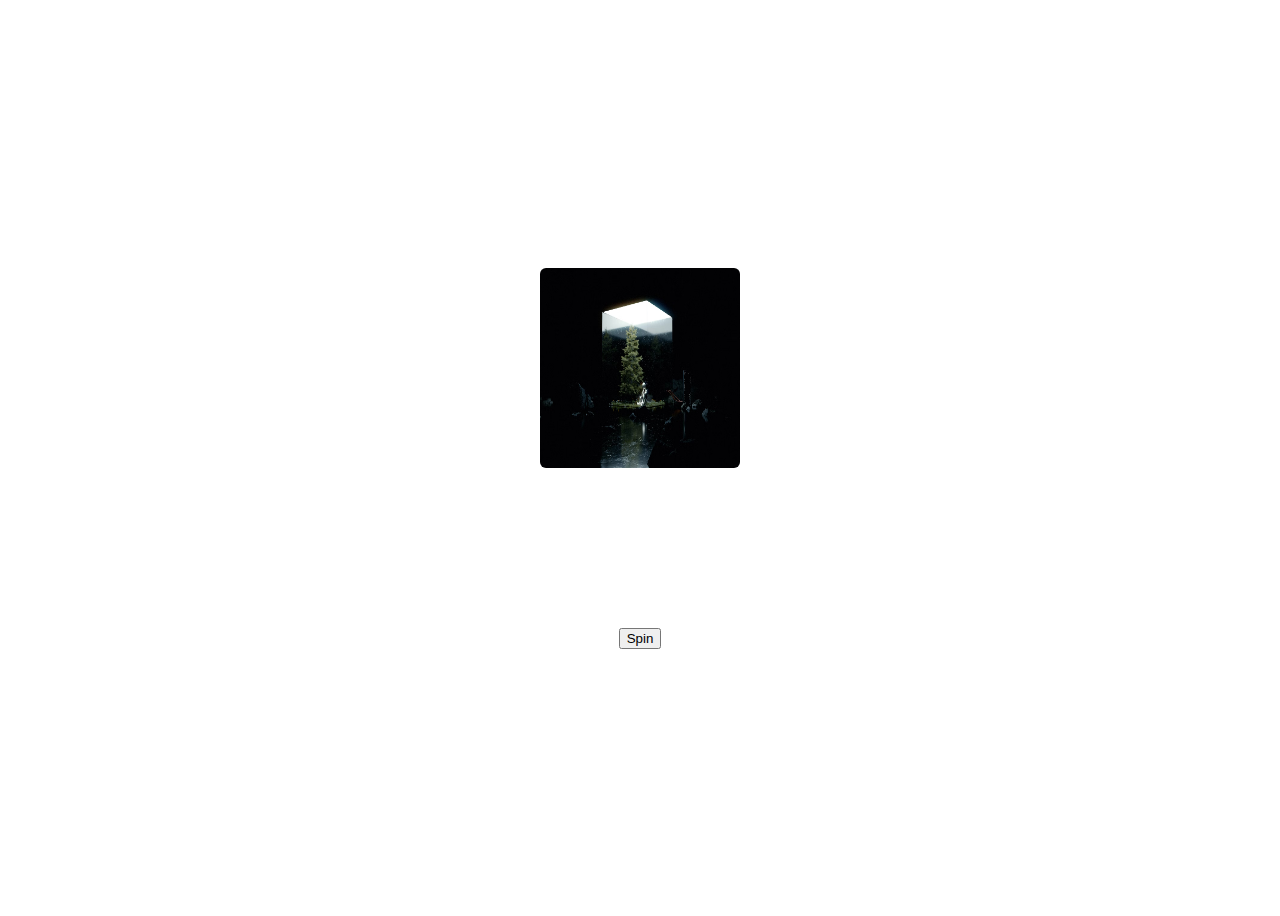
<file: Bai3+4/lab4/js5/index.html>
<!DOCTYPE html>
<html lang="en">
  <head>
    <meta charset="UTF-8" />
    <meta http-equiv="X-UA-Compatible" content="IE=edge" />
    <meta name="viewport" content="width=device-width, initial-scale=1.0" />
    <title>Document</title>
    <style>
      body {
        display: flex;
        align-items: center;
        justify-content: center;
        height: 100vh;
        flex-direction: column;
        gap: 10rem 0;
      }
      #img {
        transition: all 2s linear;
        width: 200px;
        height: 200px;
        border-radius: 6px;
      }
    </style>
  </head>
  <body>
    <img src="photo-1660854003923-ed7bd08a5c47.avif" alt="img" id="img" />
    <div class="wrap">
      <button id="btn">Spin</button>
    </div>
  </body>

  <script>
    const img = document.getElementById("img");
    const btn = document.getElementById("btn");
    const btnPause = document.getElementById("btn-pause");
    let deg = 15;
    let idSet;
    btn.onclick = () => {
      img.style.transform = "rotate(15deg)";
      btn.innerText = "Spinning...";
      if (idSet) {
        clearInterval(idSet);
      }
      idSet = setInterval(() => {
        img.style.transform = `rotate(${deg}deg)`;
        deg += 15;
      }, 4000);
    };
  </script>
</html>
</file>
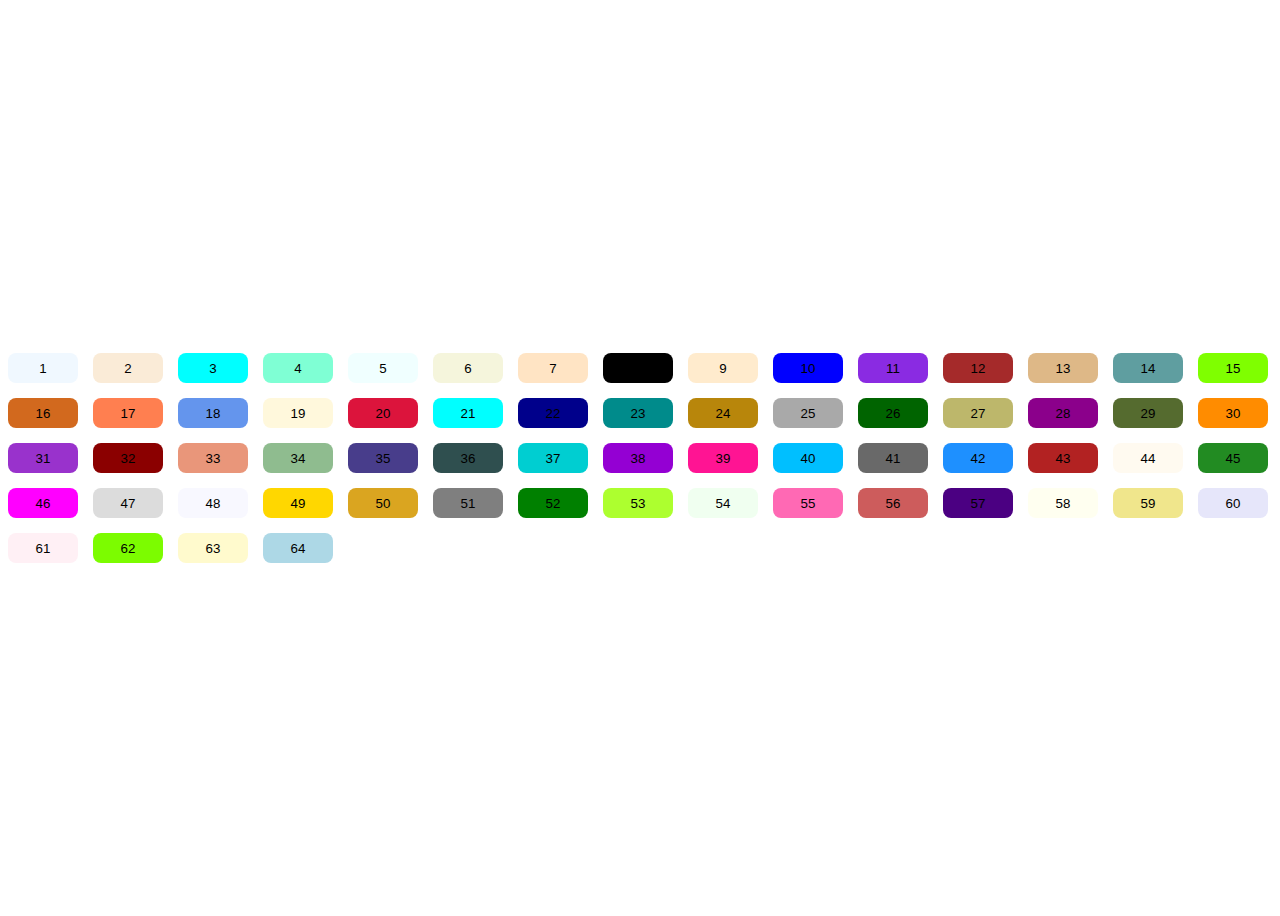
<file: Bai3+4/lab4/js7/index.html>
<!DOCTYPE html>
<html lang="en">
  <head>
    <meta charset="UTF-8" />
    <meta http-equiv="X-UA-Compatible" content="IE=edge" />
    <meta name="viewport" content="width=device-width, initial-scale=1.0" />
    <title>Document</title>
    <style>
      * {
        box-sizing: border-box;
      }
      body {
        display: flex;
        align-items: center;
        justify-content: center;
        height: 100vh;
        flex-direction: column;
        gap: 30px 0;
      }

      .wrap-btn {
        display: flex;
        align-items: center;
        gap: 15px;
        flex-wrap: wrap;
      }
      .btn {
        height: 30px;
        width: 70px;
        border-radius: 8px;
        border: none;
        outline: none;
        cursor: pointer;
        background: var(--color);
      }
      .btn-remove {
        opacity: 0;
        visibility: hidden;
      }
    </style>
  </head>
  <body>
    <div class="wrap-btn"></div>
  </body>
  <script>
    (() => {
      const listColors = [
        "#F0F8FF",
        "#FAEBD7",
        "#00FFFF",
        "#7FFFD4",
        "#F0FFFF",
        "#F5F5DC",
        "#FFE4C4",
        "#000000",
        "#FFEBCD",
        "#0000FF",
        "#8A2BE2",
        "#A52A2A",
        "#DEB887",
        "#5F9EA0",
        "#7FFF00",
        "#D2691E",
        "#FF7F50",
        "#6495ED",
        "#FFF8DC",
        "#DC143C",
        "#00FFFF",
        "#00008B",
        "#008B8B",
        "#B8860B",
        "#A9A9A9",
        "#006400",
        "#BDB76B",
        "#8B008B",
        "#556B2F",
        "#FF8C00",
        "#9932CC",
        "#8B0000",
        "#E9967A",
        "#8FBC8F",
        "#483D8B",
        "#2F4F4F",
        "#00CED1",
        "#9400D3",
        "#FF1493",
        "#00BFFF",
        "#696969",
        "#1E90FF",
        "#B22222",
        "#FFFAF0",
        "#228B22",
        "#FF00FF",
        "#DCDCDC",
        "#F8F8FF",
        "#FFD700",
        "#DAA520",
        "#7F7F7F",
        "#008000",
        "#ADFF2F",
        "#F0FFF0",
        "#FF69B4",
        "#CD5C5C",
        "#4B0082",
        "#FFFFF0",
        "#F0E68C",
        "#E6E6FA",
        "#FFF0F5",
        "#7CFC00",
        "#FFFACD",
        "#ADD8E6",
      ];
      const wrapBtn = document.querySelector(".wrap-btn");
      let indx = 1;
      if (!wrapBtn) return;
      listColors.forEach((color, index) => {
        const btn = document.createElement("button");
        btn.setAttribute("style", `--color:${color}`);
        btn.setAttribute("class", `btn`);
        btn.innerText = index + 1;
        wrapBtn.appendChild(btn);
        btn.onclick = (e) => {
          if (+e.target.innerText === indx) {
            e.target.classList.add("btn-remove");
            indx++;
          } else {
            alert("Index now is: " + indx);
          }
        };
      });
    })();
  </script>
</html>
</file>
<file: Bai2/cauA/stylesheets/main.css>
#page {
    width: 1200px;
    font-family: Tahoma, Arial, Serif;
    padding: 0;
    margin: auto;
}

#page .container{
    height: 90px;
    background: white;
    font-size: 36px;
    padding: 0;
}

#page .container .alpha{
    float: left;
}
#page .container .omega{
    float: right;
}
#page .container .htext_style{
    float: left;
    font-size: 18px;
    color: #a9a9a9;
    padding: 15px 5px;
 }

#page #section_normal_4_2{
    height: 440px;
}

#page #section_normal_4_2 .alpha_pix_container{
    width: 600px;
    height: 435px;
    float: left;
    background: #333333;
    padding-bottom: 20px;
}

#page #section_normal_4_2 .eight_columns_omega{
    width: 600px;
    height: 435px;
    float: right;
    background: #333333;
    padding-bottom: 20px;
}
.bold_text{
    color: #2fa0be;
    font-size: 20px;
    word-break: normal;
    padding: -25px;
}

.h1_a{
    font-size: 20px;
    padding: 2px -15px;
    color: white;

}
.h2_a{
    font-size: 20px;
    padding: 2px -15px;
    color: #808080;

}

#page #section_normal_6{
    height: 300px;
    background: #eeeeee;
}
#page #section_normal_6 .container{
    background: #eeeeee;
}

.pix_button{
    text-decoration: none;
    border-radius: 4px;
    background: #2dc0e8;
    color: white;
    font-weight: 900;
    padding: 16px 20px;
}
.L1_style{
    width: 1200px;
    color: #696969;
    text-align: center;
    font-size: 15px;
    padding: 16px 16px;
}
.L2_style{
    width: 1200px;
    color: #c2c2c2;
    text-align: center;
    font-size: 10px;
    padding: 5px 5px;
    margin-top: -25px;
    margin-bottom: 35px;
}
.eight_alpha{
    width: 600px;
    height: 140px;
    float: left;
}
.eight_alpha .b_style {
    width: 100px;
    float: left;
}
.eight_alpha .txt_style .txt_editContent{
    width: 500px;
    font-size: 20px;
}

.eight_omega{
    width: 600px;
    float: right;
}

.eight_omega .b_style{
    width: 100px;
    float: left;
}
.eight_omega .txt_style .txt_editContent{
    width: 500px;
    font-size: 20px;
}

#page #section_agency_5 .container{
    height: 550px;
}
.f1_style{
    width: 1200px;
    text-align: center;
    font-size: 20px;
    padding: 20px 20px;
    color: #5b9a68;
    margin-top: 20px;
}
.f2_style{
    width: 1200px;
    text-align: center;
    font-size: 12px;
    color: #707070;
}
.second_link{
    width: 1200px;
    text-align: center;
    padding: 30px 20px;
}
.slow_fade{
    text-decoration: none;
    border-radius: 2px;
    text-align: center;
    color: #5b9a68;
    font-size: 20px;
}
.rights_st{
    width: 1200px;
    text-align: center;
    padding: 5px 20px;
    font-size: 12px;
}
.editContent{
    width: 1200px;
    text-align: center;
    padding: 5px 15px;
}
.rights_ss{
    color: #5b9a68;
    font-size: 12px;
}

.center_btn{
    text-align: center;
    padding-left: 50px;
}

.box_1, .box_2 {
    width: 550px;
    background-color: white;
}

.eight_omega .pix_text, .eight_alpha .pix_text {
    font-size: 17px;
    color: deepskyblue;
}

.pixfort_normal_1 .b_style {
    height: 128px;
    padding-top: 28px;
    padding-left: 28px;
    background-color: ghostwhite;
}

.pixfort_normal_1 .txt_editContent {
    color: rgb(151, 151, 151);
}

.pixfort_normal_1 .txt_style {
    padding-top: 1px;
}

.second_link .slow_fade {
    padding-top: 15px;
    padding-bottom: 15px;
    padding-left: 10px;
    padding-right: 10px;
    border: 2px solid green;
}

.rights_st {
    color: #707070;
}

.rights_ss {
    font-weight: bold;
    margin-left: -23px;
}

.center_btn {
    margin-top: 15px;
}

.b_style img {
    border-radius: 100px;
}

.big_text {
    margin-left: -15px;
    font-weight: bold;
}

.h1_a {
    font-size: 40px;
}

.alpha_pix_container img {
    margin-left: 100px;
    padding-top: 30px;
}
</file>
<file: Bai2/cauC/stylesheets/style.css>
body{
    margin-left: auto;
    margin-right: auto;
    padding: 0px;
    font-size: 14px;
    font-family: Tahoma, Arial, sans-serif;
    width: 1200px;
    height: 100%;
}
#page #section_header_2_dark .container{
    height: 96px;
    width: auto;
    background: #333333;
    margin: auto;
}
#page #section_header_2_dark .container .navbar-header{
    margin-top: 35px;
    float: left;
    color: white;
    margin-left: 280px;
}
#page #section_header_2_dark .container #navbar-collapse-02{
    float: right;
    color: white;
    margin-right: 180px;
}
#page #section_header_2_dark .container #navbar-collapse-02 li{
    list-style-type: none;
    font-weight: 90;
    float: left;
    margin-right: 20px;
    margin-top: 20px;

}
#page #section_header_2_dark .container #navbar-collapse-02 li span{
   color: #F9BE33;
}
#page #section_header_2_dark .container #navbar-collapse-02 li a{
    text-decoration: none;
    font-weight:60;
    color: white;

}
#page #section_header_2_dark .container #navbar-collapse-02 li a img{
    width: 20px;
    height: 20px;
}
#page #section_header_2_dark .container .navbar-header input{
    display: none;
}
#page #section_header_2_dark .container .navbar-header button{
    display: none;

}
#page #section_pix_4 .section_video video{
    position: absolute;
    overflow: hidden;
    width: 1200px;
    height: auto;
    z-index: -1000;
    filter: brightness(50%);
}
#page #section_pix_4 .clearfix .container{
    padding-top: 250px;
    text-align: center;

}
#page #section_pix_4 .clearfix .context_style{
    color: white;
}
#page #section_pix_4 .clearfix .context_style .note_st{
    padding-top: 20px;
}

.title_style{
    font-weight: 700;
}
.subtitle_style{
    font-size: 20px;
}
.title_style, .subtitle_style {
    padding-bottom: 20px;
}
.email_subscribe {
    border-radius: 5px;
    background-color: #333333;
    width: 394px;
    height: 52px;
    margin: auto;
    padding-top: 10px;
}
.email_subscribe #contactForm{
    padding-top: 5px;
}
.email_subscribe #contactForm input{
    float: left;
    margin-left: 17px;
    height: 30px;
    width: 200px;
    border-radius: 3px;
    border: none;
}
.email_subscribe #contactForm button{
    border: none;
    float: right;
    margin-right: 17px;
    height: 32px;
    width: 140px;
    background-color: #F1C232;
    color: white;
    border-radius: 3px;
}
#page #section_university_5 .psingle_item .text_st .title_st{
    font-size: 30px;
}

#page #section_university_5 .alpha{
    padding-top: 200px;
}
#page #section_university_5 .alpha .zone_left{
    display: grid;
    column-count: 1;
    column-gap: 2px;
    float: left;


}
#page #section_university_5 .alpha .zone_left .psingle_item{
    padding-right: 100px;
    padding-top: 20px;
}
#page #section_university_5 .alpha .zone_left .psingle_item .icon_st{
    float: left;
    padding-left: 80px;
    padding-top: 40px;
}
#page #section_university_5 .alpha .zone_left .psingle_item .text_st{
    /*grid-template-rows: 1fr auto;*/
    font-size: 15px;
    float: right;
    padding-left: 40px;

}
#page #section_university_5 .alpha .zone_left .psingle_item .subject_st{
    color: #ACACAC;
    font-size: 16px;
}
#page #section_university_5 .alpha .zone_left .psingle_item .text_st .title_st{
    /*padding-left: 150px;*/

}
#section_ecourse_7{
    height: 40px;
}
.bg_foot{
    margin-top: 80px;
    background-color: #F6F6F6;
    padding: /*top*/25px /*right*/200px /*bottom*/40px /*left*/200px;
}
#page #section_university_5 .sixteen.columns .omega .pix_builder_bg{
    float: bottom;


}
#contentRight{
    float: left;
    color: #ACACAC;

}
#contentRight .pixfort_st{
    color: #A18CBD;
    font-weight: 700;

}
#contentLeft{
    float: right;
    color: #ACACAC;
}
#join{
    padding-top: 10px;
    margin: auto;
}
#join .substyle{
    /*display: grid;*/
    width: 400px;
    height: 550px;
    column-count: 1;
    background-color: #EBEAEA;
}
#join #title-style{
    padding-left: 45px;
    padding-top: 40px;
    padding-bottom: 35px;
    font-size: 30px;
}

#join .substyle .text-style .editContent span{
    padding-left: 45px;
    color: #ACACAC;
    font-size: 16px;
}
#join #contact_form{
    display: grid;
    height: 50px;
    border-radius: 3px;
    border: none;
    padding-right: 30px;
    padding-left: 45px;
    padding-top: 40px;
}
#join #contact_form input{
    width: 311px;
    height: 40px;
    border-radius: 3px;
    border: none;
    margin-top: 15px;
    margin-bottom: 15px;
    padding-left: 20px;
}
#join #contact_form .select_st select{
    margin-top: 15px;
    margin-bottom: 30px;
    width: 311px;
    height: 40px;
    border-radius: 3px;
    border: none;
    padding-left: 20px;
}
#join #contact_form button{
    width: 311px;
    height: 40px;
    border-radius: 3px;
    border: none;
    background-color: #7CC576;
    color: white;
    font-size: 20px;
}
</file>
<file: Bai3+4/lab3/dropdown/main.css>
* {
    box-sizing: border-box;
}
.app {
    max-width: 1200px;
    margin: 100px auto 0;
    font-size: 16px;
}

.list-nav {
    height: 100px;
    display: flex;
    border-bottom: 2px solid darkred;
    border-left: 7px solid darkred;
    align-items: flex-start;
    line-height: 100px;
    background: #eee;
    list-style: none;
    padding: 0;
}
.list-nav__item {
    padding: 0 10px;
    transition: 0.1s linear;
    position: relative;
    font-size: 24px;
    text-transform: uppercase;
    font-weight: bold;
    cursor: pointer;
    padding: 0 20px;
}
.list-nav__item:hover {
    background-color: darkred;
    color: #fff;
}
.sublist-nav {
    display: none;
    background: #ccc;
    position: absolute;
    top: 100px;
    left: 0;
    list-style: none;
    padding: 0;
}
.sublist-nav__item {
    padding: 0 20px;
}
.list-nav__item:hover .sublist-nav {
    display: block;
    min-width: 400px;
    color: #000;
}
.list-nav__item:hover .sublist-nav__item {
    background-color: #ccc;
}
.sublist-nav__item:not(:last-child) {
    border-bottom: 2px solid rgb(128, 45, 45);
}
</file>
<file: Bai3+4/lab3/form1/style.css>
* {
  box-sizing: border-box;
}
html {
  font-size: 62.5%;
}
body {
  font-size: 1.6rem;
  background-color: #ccc;
  display: flex;
  align-items: center;
  justify-content: center;
  height: 100vh;
}

.app {
  width: 55rem;
  height: 60rem;
  background-color: #fff;
  margin: 0 auto;
  border-radius: 8px;
  padding: 0 4rem;
}
select,
textarea {
  border: none;
  outline: none;
  background: transparent;
}
.heading {
  text-align: center;
  font-size: 3rem;
  font-weight: bold;
  margin-top: 2rem;
}
.form {
  margin-top: 5rem;
}
label {
  font-weight: bold;
}
.form-wrap {
  height: 6rem;
  border-radius: 4px;
  border: 1px solid rgb(92, 86, 86);
  flex: 1;
  margin-bottom: 1rem;
  display: flex;
  flex-direction: column;
  justify-content: center;
  gap: 1rem 0;
  padding: 0 1rem;
  background-color: #eee;
}
.input {
  outline: none;
  border: none;
  width: 100%;
  background-color: #eee;
}

#control2 {
  display: flex;
  align-items: center;
  justify-content: space-between;
  gap: 0 2rem;
}

#control4 {
  height: 12rem;
  padding-top: 1rem;
}

.btn {
  height: 4rem;
  border-radius: 999px;
  width: 100%;
  color: #fff;
  background-color: #000;
  display: flex;
  align-items: center;
  gap: 0 1rem;
  justify-content: center;
  cursor: pointer;
  margin-top: 2rem;
}
</file>
<file: Bai3+4/lab3/form2/style.css>
* {
  box-sizing: border-box;
}
html {
  font-size: 62.5%;
}
body {
  font-size: 1.6rem;
  display: flex;
  align-items: center;
  justify-content: center;
  height: 100vh;
  background-image: url("anhnen.avif");
  background-position: center center;
}
.app {
  width: 33rem;
  height: 55rem;
  background: #eee;
  border-radius: 8px;
  padding: 2.5rem;
}

.heading {
  font-size: 3rem;
  font-weight: bold;
  text-align: center;
  margin-top: 5.5rem;
}

.form {
  margin-top: 3rem;
  display: flex;
  flex-direction: column;
  gap: 2rem 0;
}
.input {
  width: 100%;
  height: 100%;
  outline: none;
  border: none;
  background-color: #fff;
  font-weight: bold;
  color: palevioletred;
}
.form-control {
  height: 5rem;
  border-radius: 6px;
  background-color: #fff;
  overflow: hidden;
  padding: 0 2rem;
}
.btn {
  width: 14rem;
  height: 4rem;
  border-radius: 999px;
  background-color: purple;
  color: #fff;
  font-weight: bold;
  text-transform: uppercase;
  margin: 0 auto;
  border: none;
  cursor: pointer;
  box-shadow: 0.5px 4px 10px rgb(133, 35, 133);
}

.service {
  margin-top: 4rem;
  text-align: center;
  color: #9a9898;
}
.wrap {
  display: flex;
  align-items: center;
  justify-content: center;
  margin-top: 2rem;
  gap: 0 1.5rem;
}
.wrap-icon {
  border-radius: 50%;
  width: 4rem;
  height: 4rem;
  background: #fff;
  display: flex;
  align-items: center;
  justify-content: center;
}

.wrap-icon i {
  font-size: 2rem;
}
.wrap-icon {
  color: blue;
}
.wrap-icon.google {
  color: red;
}

.navigate {
  font-size: 2rem;
  text-align: center;
  margin-top: 5.5rem;
  color: palevioletred;
}
</file>
<file: Bai3+4/lab3/form3/style.css>
* {
  box-sizing: border-box;
}
html {
  font-size: 62.5%;
}
body {
  font-size: 1.6rem;
  display: flex;
  align-items: center;
  justify-content: center;
  height: 100vh;
  color: rgb(147, 139, 139) !important;
  margin-top: 50px;
}
.app {
  width: 33rem;
  background: #eee;
  border-radius: 8px;
  padding: 2.5rem;
}
.wrap {
  display: flex;
  gap: 0 0rem;
}
.account {
  color: green;
  font-weight: bold;
}
.wrap.column {
  flex-direction: column;
  gap: 1rem 0;
}
.wrap.gap {
  gap: 0 0.5rem;
}
.wrap.mt-3 {
  margin-top: 3rem;
}
.wrap.space {
  justify-content: space-between;
}
.form-control {
  height: 5rem;
  border: 1px solid rgb(125, 119, 119);
  border-radius: 4px;
  background: rgb(222, 217, 217);
  gap: 0 1rem;
  display: flex;
}
.wrap-icon {
  height: 5rem;
  width: 5rem;
  display: flex;
  align-items: center;
  border-right: 1px solid rgb(125, 119, 119);
  justify-content: center;
}
.input {
  height: 100%;
  width: 100%;
  border: none;
  outline: none;
  background: transparent;
}
.date {
  display: flex;
  gap: 0 0.5rem;
  align-items: center;
  justify-content: center;
  margin-right: 1.5rem;
}
.day,
.month,
.year {
  width: 4rem;
  background: rgb(222, 217, 217);
  height: 5rem;
  border-radius: 4px;
  text-align: center;
}
input[name="gender"],
input[name="payment"] {
  display: none;
}
.gender {
  display: flex;
  align-items: center;
  border-radius: 4px;
}
.male,
.female {
  width: 6.5rem;
  background: rgb(222, 217, 217);
  height: 5rem;
  display: flex;
  justify-content: center;
  align-items: center;
  cursor: pointer;
  position: relative;
}
.male {
  border-right: 1px solid rgb(110, 109, 109);
}

.custom {
  cursor: pointer;
  position: absolute;
  top: 0;
  left: 0;
  width: 100%;
  height: 100%;
  display: flex;
  align-items: center;
  justify-content: center;
}
#male:checked + .custom,
#female:checked + .custom {
  background: green;
  color: #fff;
}

.credit {
  color: #fff;
  height: 5rem;
  flex: 1;
  display: flex;
  align-items: center;
  justify-content: center;
  gap: 0 1rem;
}
.paypal {
  flex: 1;
  display: flex;
  align-items: center;
  justify-content: center;
  gap: 0 1rem;

  background: rgb(222, 217, 217);
}
.payment-method {
  display: flex;
}
#credit + div,
#paypal + div {
  width: 100%;
  height: 100%;
  display: flex;
  align-items: center;
  justify-content: center;
  gap: 0 10px;
  cursor: pointer;
  color: rgb(147, 139, 139);
}
#credit:checked + div,
#paypal:checked + div {
  background: green;
  color: #fff;
}
.wrap-date {
  width: 12rem;
  background: #fff;
  display: flex;
  align-items: center;
  justify-content: center;
  padding: 0.5rem;
  gap: 0 0.5rem;
}
.term {
  margin-top: 3rem;
  color: green;
  font-weight: bold;
}
.term-paragraph {
  padding-left: 2rem;
  margin-top: 1.5rem;
  font-size: 1.4rem;
}
</file>
